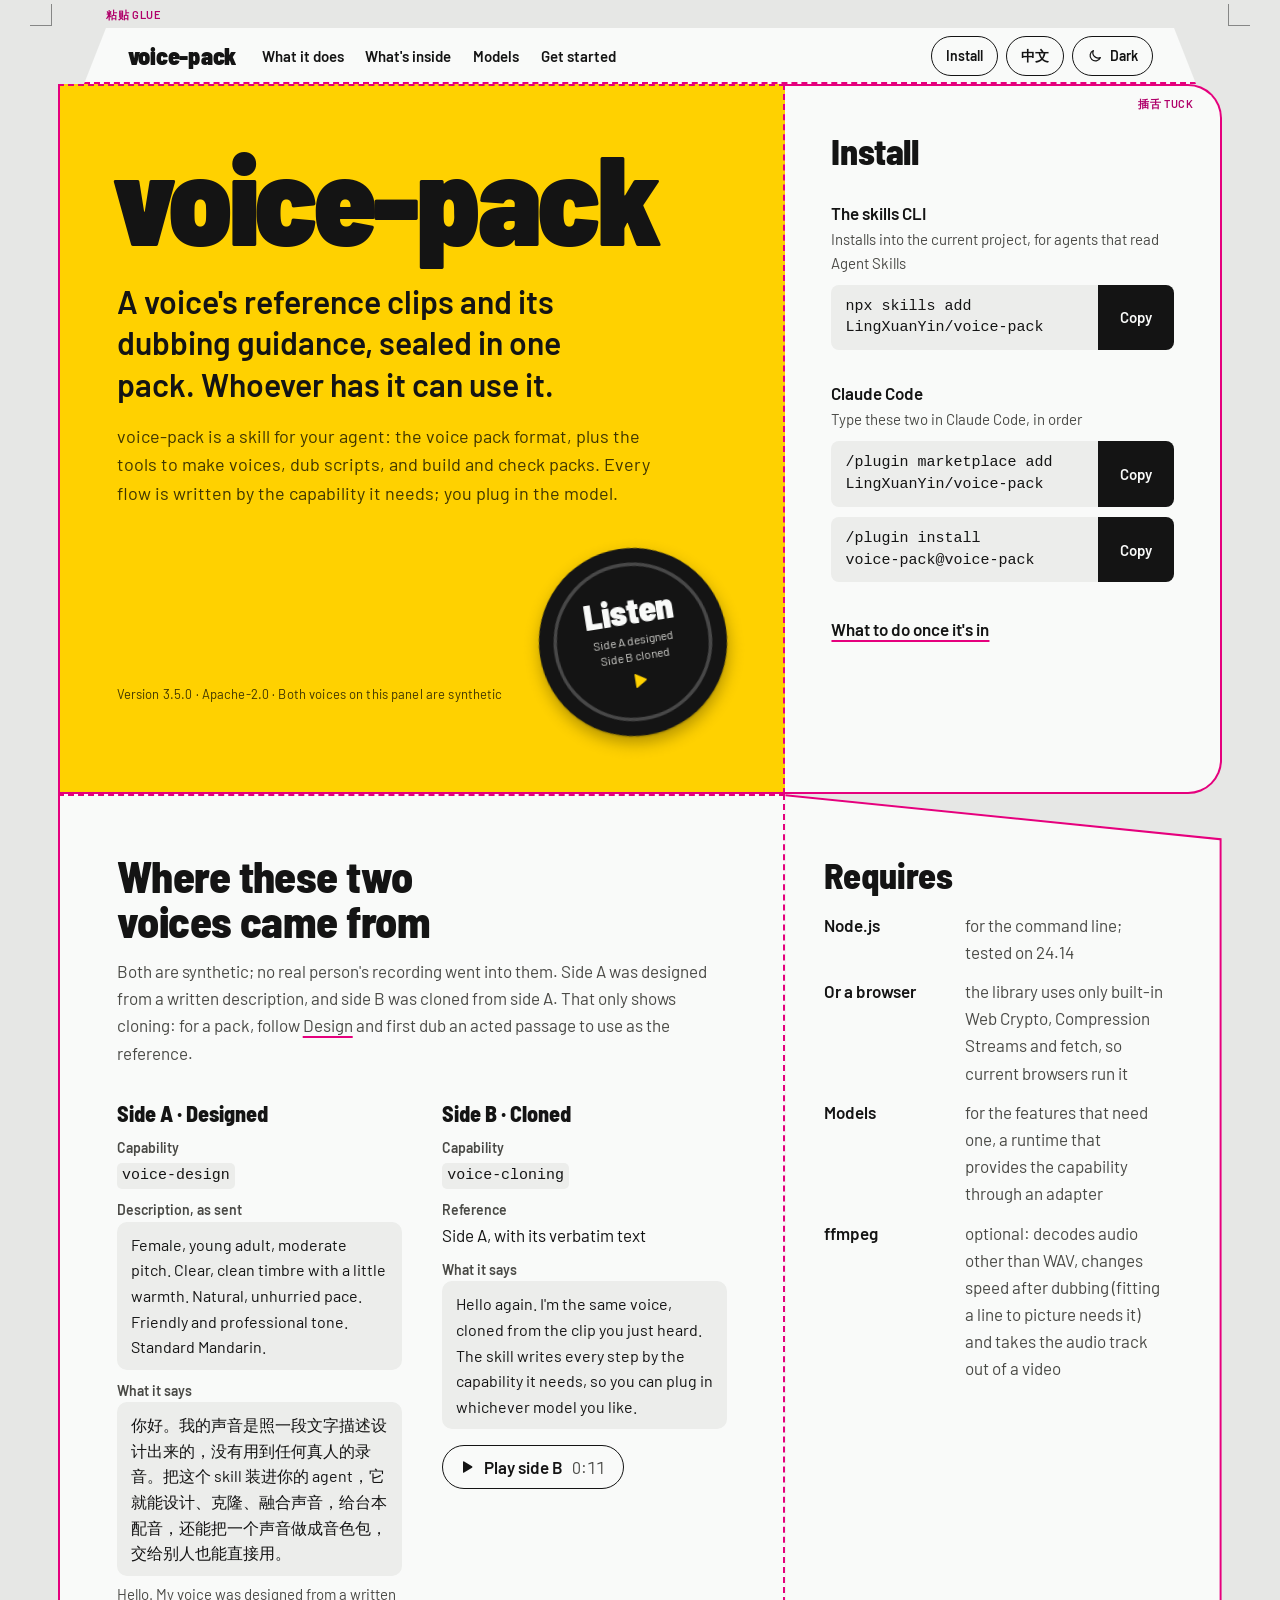
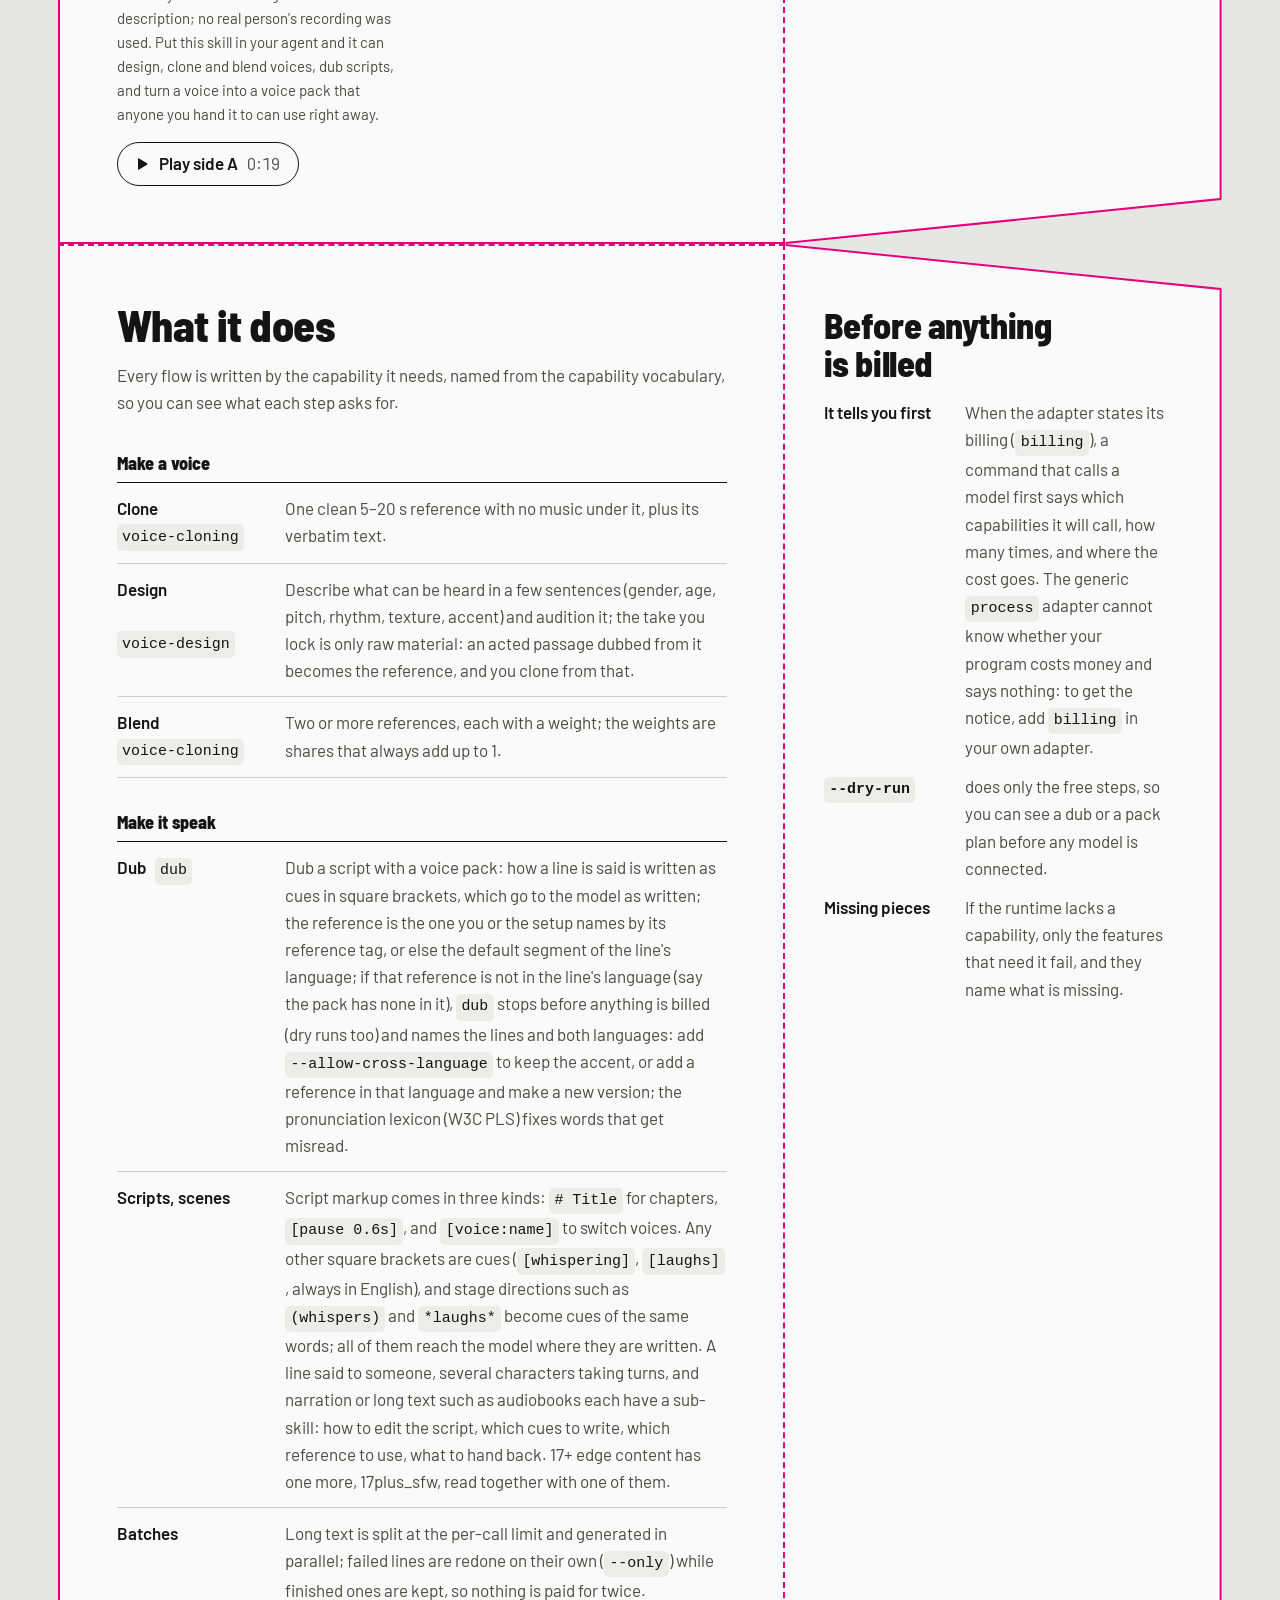
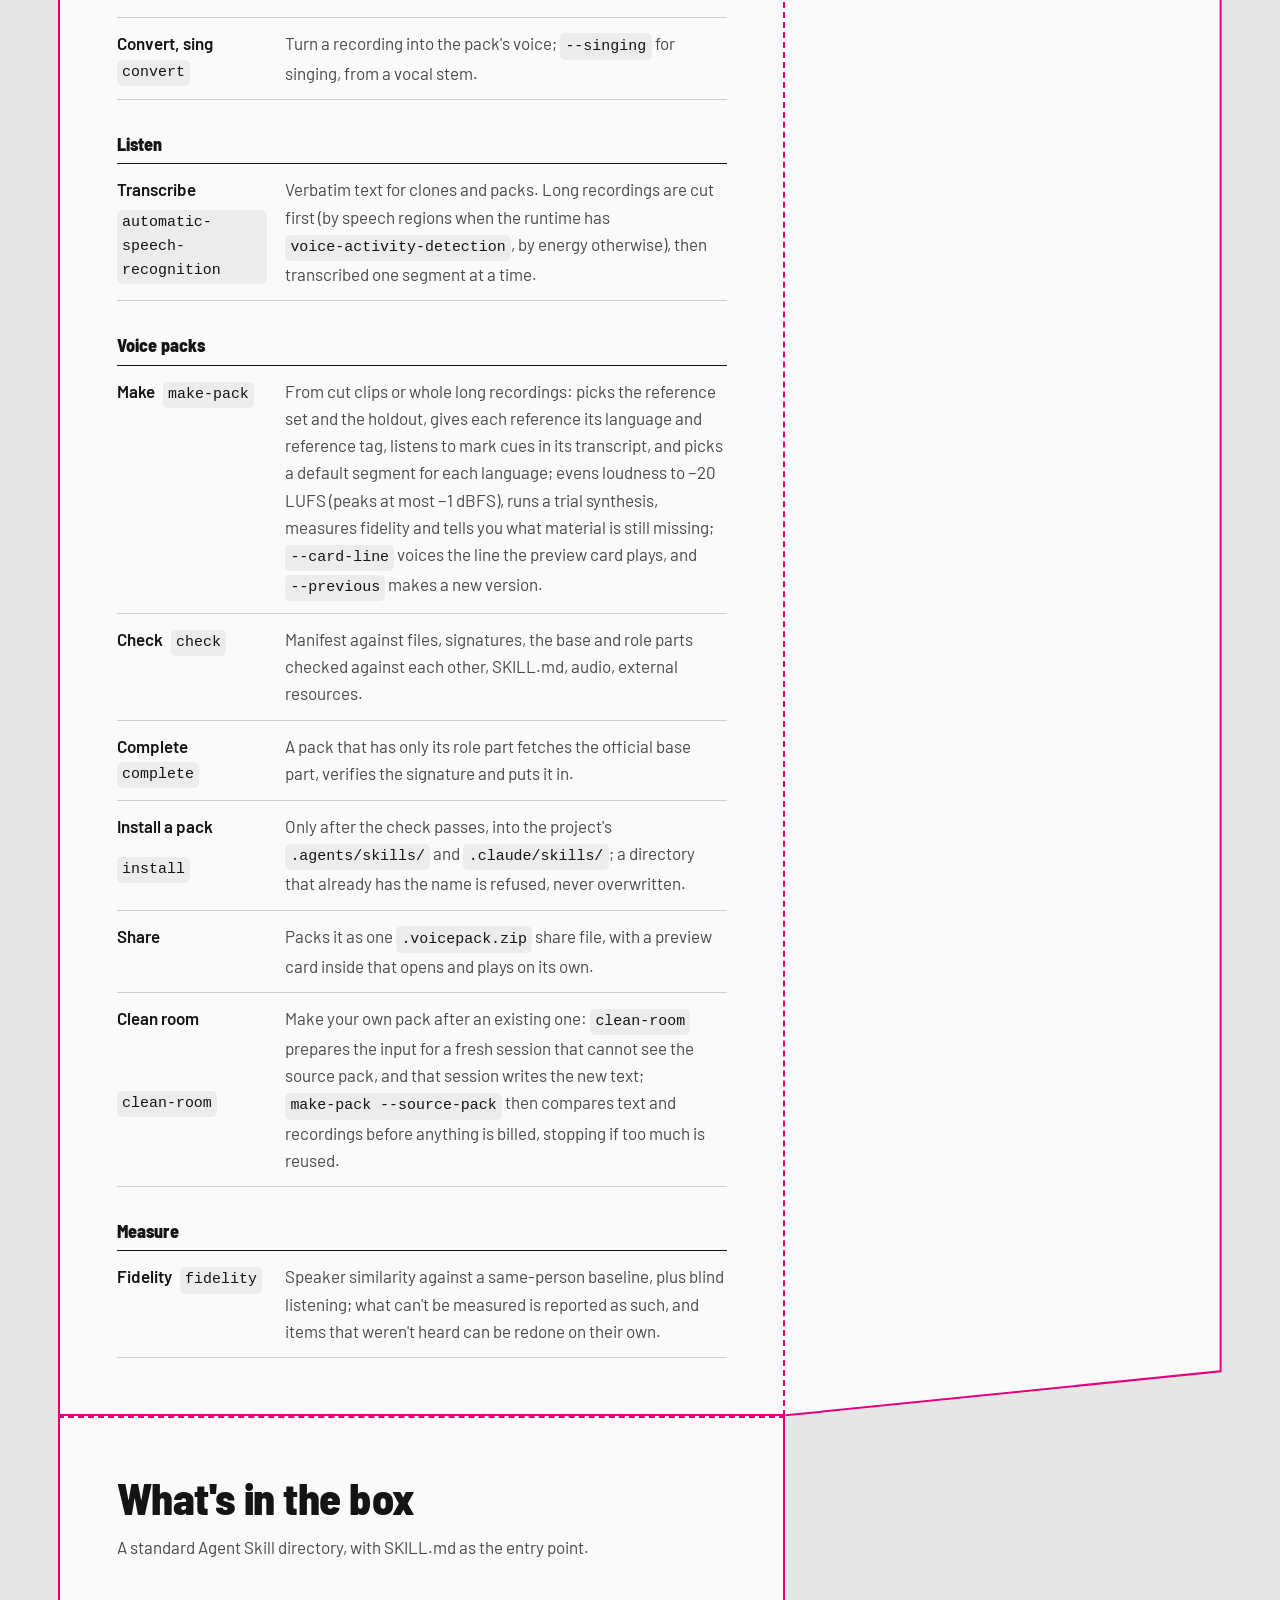
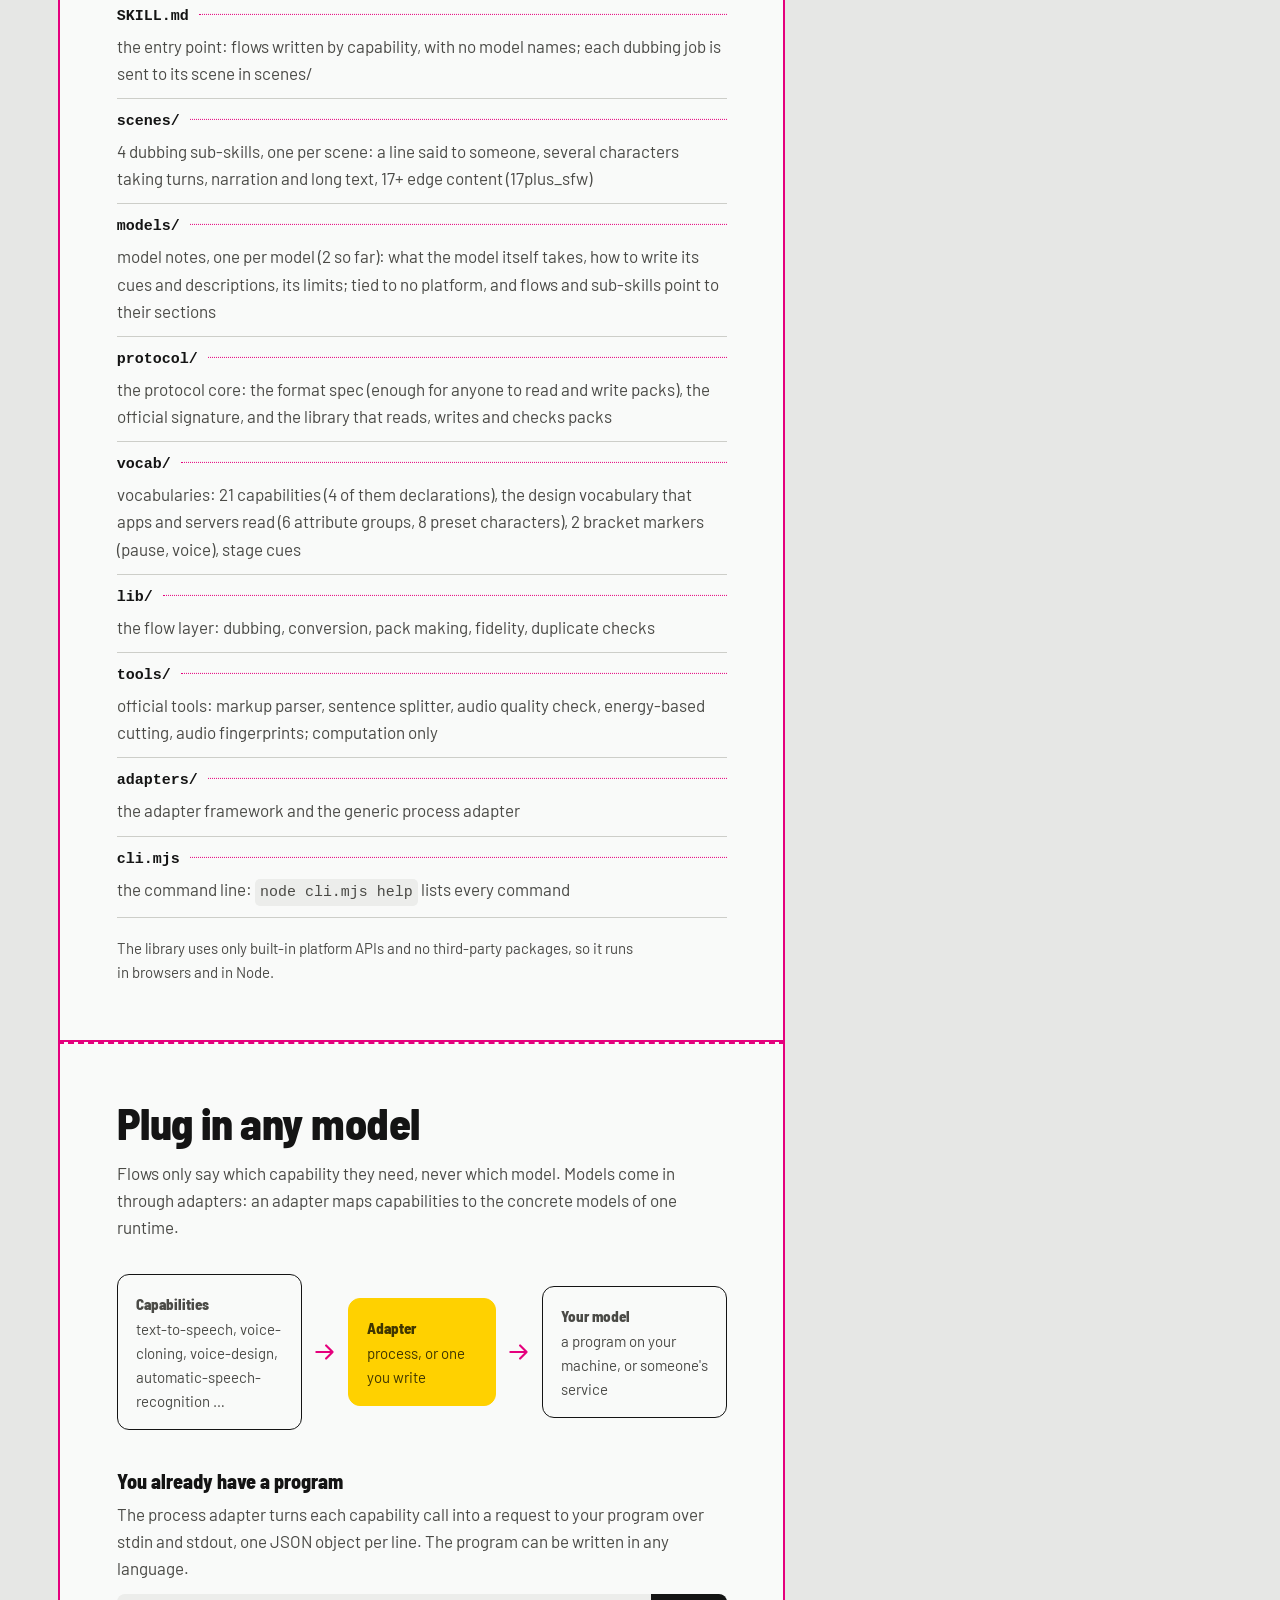
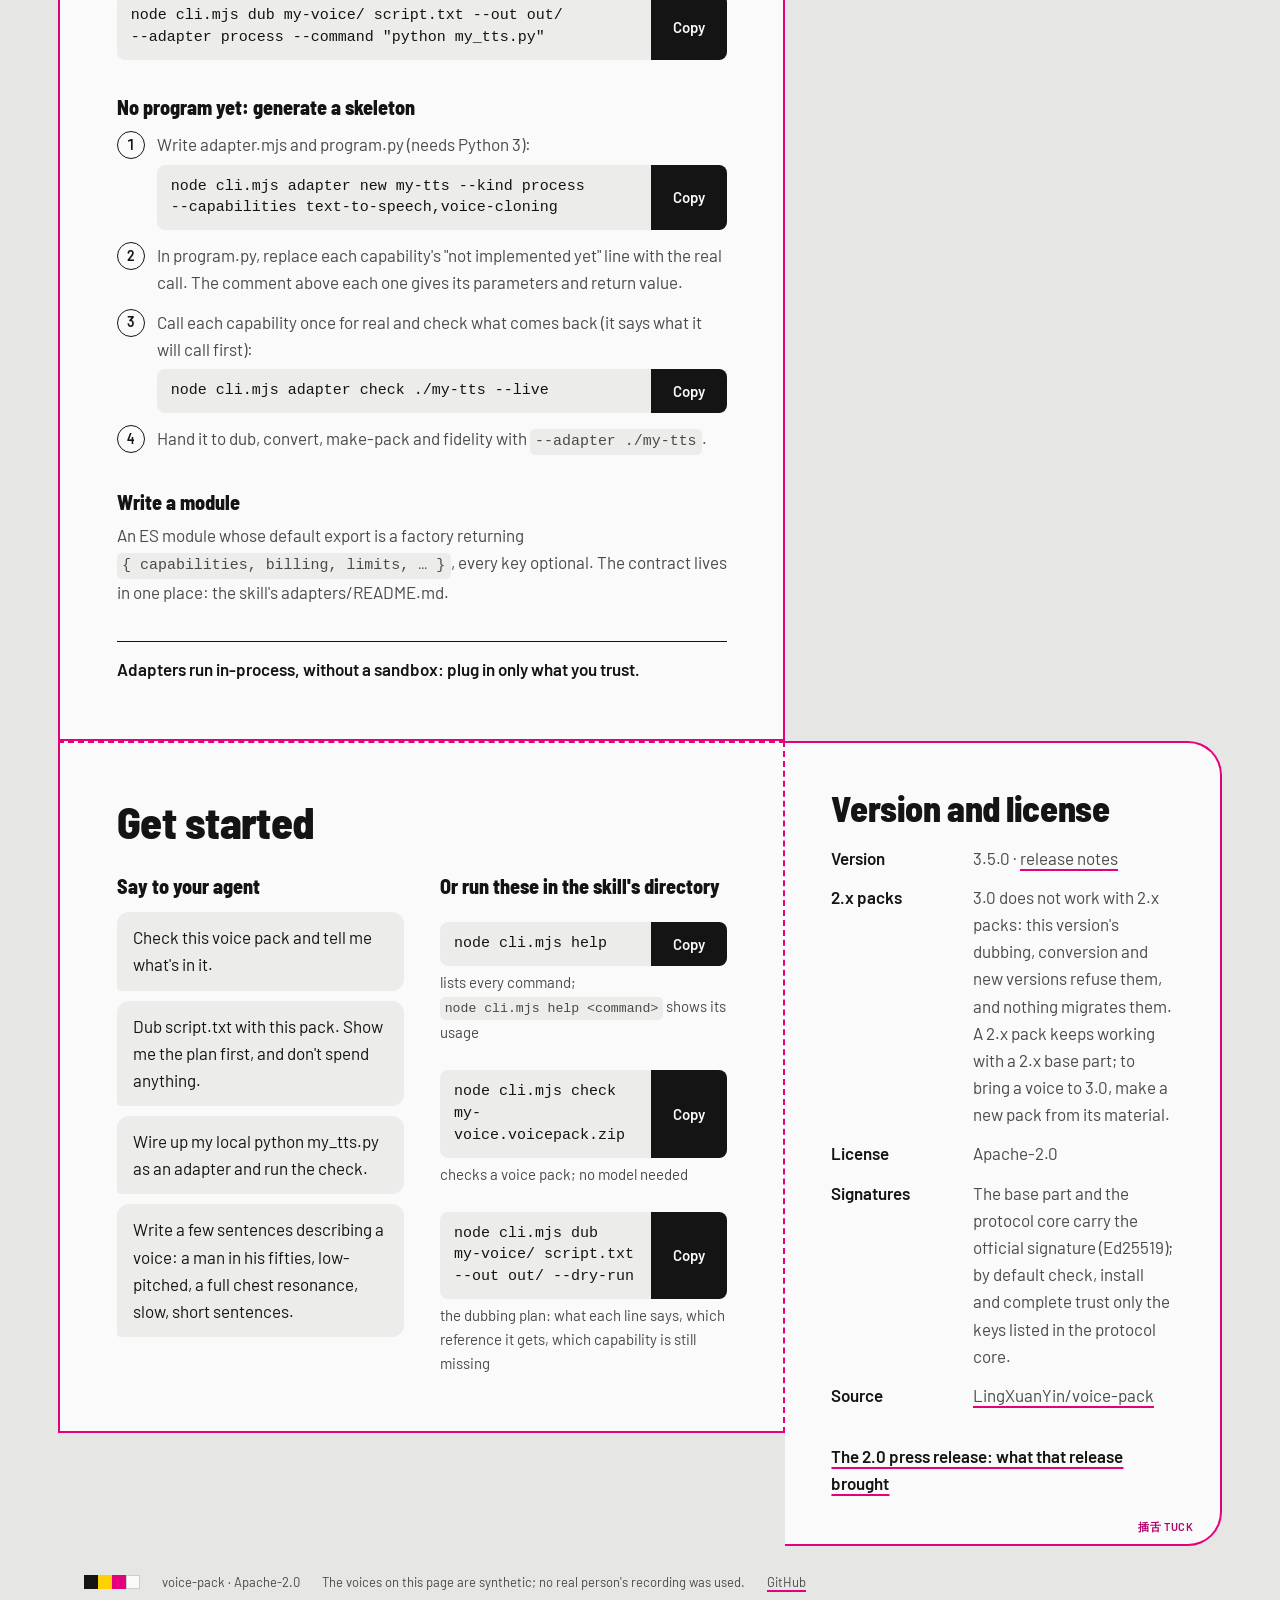
<file: index.html>
<!doctype html>
<html lang="zh-CN" data-ui="zh" data-title-zh="voice-pack：给 agent 用的音色包 skill" data-title-en="voice-pack: the voice pack skill for your agent">
<head>
<meta charset="utf-8">
<meta name="viewport" content="width=device-width, initial-scale=1">
<title>voice-pack：给 agent 用的音色包 skill</title>
<meta name="description" content="voice-pack 是给 agent 用的 skill：音色包的格式和工具。一个声音的参考集和配音指引装成一个包，谁拿到都能用。The voice pack skill for agents: a voice's references and dubbing guidance in one pack anyone can use.">
<meta name="theme-color" content="#E6E7E5">
<link rel="canonical" href="https://lingxuanyin.github.io/voice-pack/">
<link rel="icon" href="assets/icon.svg" type="image/svg+xml">
<meta property="og:type" content="website">
<meta property="og:site_name" content="voice-pack">
<meta property="og:title" content="voice-pack：给 agent 用的音色包 skill">
<meta property="og:description" content="一个声音的参考集和配音指引装成一个包，谁拿到都能用。流程按所需能力写，模型由你接。">
<meta property="og:url" content="https://lingxuanyin.github.io/voice-pack/">
<meta property="og:image" content="https://lingxuanyin.github.io/voice-pack/assets/share-home.png">
<meta property="og:image:width" content="1200">
<meta property="og:image:height" content="630">
<meta property="og:image:alt" content="voice-pack：一个声音的参考集和配音指引，装成一个包。谁拿到，都能用。装上：npx skills add LingXuanYin/voice-pack">
<meta name="twitter:card" content="summary_large_image">
<meta name="twitter:image" content="https://lingxuanyin.github.io/voice-pack/assets/share-home.png">
<link rel="stylesheet" href="assets/site.css">
<script src="assets/boot.js"></script>
<script src="assets/site.js" defer></script>
</head>
<body>
<a class="skip" href="#main"><span data-l="zh">跳到正文</span><span data-l="en">Skip to content</span></a>
<div class="sheet">
  <span class="crop crop--tl" aria-hidden="true"></span><span class="crop crop--tr" aria-hidden="true"></span>

  <span class="die-label die-label--glue" aria-hidden="true">粘贴 GLUE</span>
  <header class="glue">
    <a class="wordmark" href="./">voice-pack</a>
    <nav class="nav" aria-label="页面" data-label-zh="页面" data-label-en="Page">
      <a href="#does"><span data-l="zh">能做什么</span><span data-l="en">What it does</span></a>
      <a href="#inside"><span data-l="zh">盒子里有什么</span><span data-l="en">What's inside</span></a>
      <a href="#models"><span data-l="zh">接模型</span><span data-l="en">Models</span></a>
      <a href="#start"><span data-l="zh">开始</span><span data-l="en">Get started</span></a>
    </nav>
    <div class="tools">
      <a class="pill pill--short" href="#install"><span data-l="zh">装上</span><span data-l="en">Install</span></a>
      <button class="pill" type="button" data-set-lang="en" data-l="zh" lang="en">English</button>
      <button class="pill" type="button" data-set-lang="zh" data-l="en" lang="zh-CN">中文</button>
      <button class="pill" type="button" data-theme-toggle aria-pressed="false">
        <svg viewBox="0 0 24 24" fill="none" stroke="currentColor" stroke-width="1.8" stroke-linecap="round" stroke-linejoin="round" aria-hidden="true" focusable="false"><path d="M20 14.5A8 8 0 0 1 9.5 4a8 8 0 1 0 10.5 10.5z"/></svg>
        <span data-l="zh">深色</span><span data-l="en">Dark</span>
      </button>
    </div>
  </header>

  <main id="main" class="box">

    <section class="face face--front face--flapped" id="front" aria-labelledby="name">
      <h1 class="name" id="name">voice-pack</h1>
      <p class="hook"><span data-l="zh">一个声音的参考集和配音指引，装成一个包。谁拿到，都能用。</span><span data-l="en">A voice's reference clips and its dubbing guidance, sealed in one pack. Whoever has it can use it.</span></p>
      <p class="sub"><span data-l="zh">voice-pack 是给 agent 用的 skill：音色包的格式，和造声音、配音、做包、验包的一整套工具。流程按所需能力写，模型由你接。</span><span data-l="en">voice-pack is a skill for your agent: the voice pack format, plus the tools to make voices, dub scripts, and build and check packs. Every flow is written by the capability it needs; you plug in the model.</span></p>
      <div class="front-foot">
        <div>
          <p class="print"><span data-l="zh">版本 3.5.0 · Apache-2.0 · 这一面的两段声音都是合成的</span><span data-l="en">Version 3.5.0 · Apache-2.0 · Both voices on this panel are synthetic</span></p>
          <p class="player-status" data-player-status aria-live="polite"></p>
        </div>
        <div class="sticker" data-sticker data-state="idle" data-side="a">
          <button type="button" class="sticker__button" aria-pressed="false" aria-label="播放这两段合成的声音：A 面设计出来的，B 面克隆的" data-label-zh="播放这两段合成的声音：A 面设计出来的，B 面克隆的" data-label-en="Play the two synthetic voices: side A designed, side B cloned">
            <span class="sticker__disc" aria-hidden="true">
              <span class="sticker__face sticker__face--a">
                <span class="sticker__title"><span data-l="zh">听一听</span><span data-l="en">Listen</span></span>
                <span class="sticker__note"><span data-l="zh">A 面 设计<br>B 面 克隆</span><span data-l="en">Side A designed<br>Side B cloned</span></span>
                <svg class="sticker__icon sticker__icon--play" viewBox="0 0 24 24" fill="currentColor"><path d="M8 5.5v13a1 1 0 0 0 1.5.86l10.5-6.5a1 1 0 0 0 0-1.72L9.5 4.64A1 1 0 0 0 8 5.5z"/></svg>
                <svg class="sticker__icon sticker__icon--pause" viewBox="0 0 24 24" fill="currentColor"><rect x="6" y="5" width="4.2" height="14" rx="1"/><rect x="13.8" y="5" width="4.2" height="14" rx="1"/></svg>
              </span>
              <span class="sticker__face sticker__face--b">
                <span class="sticker__title"><span data-l="zh">B 面</span><span data-l="en">Side B</span></span>
                <span class="sticker__note"><span data-l="zh">拿 A 面克隆的</span><span data-l="en">cloned from side A</span></span>
                <svg class="sticker__icon sticker__icon--play" viewBox="0 0 24 24" fill="currentColor"><path d="M8 5.5v13a1 1 0 0 0 1.5.86l10.5-6.5a1 1 0 0 0 0-1.72L9.5 4.64A1 1 0 0 0 8 5.5z"/></svg>
                <svg class="sticker__icon sticker__icon--pause" viewBox="0 0 24 24" fill="currentColor"><rect x="6" y="5" width="4.2" height="14" rx="1"/><rect x="13.8" y="5" width="4.2" height="14" rx="1"/></svg>
              </span>
            </span>
            <svg class="sticker__ring" viewBox="0 0 100 100" aria-hidden="true" focusable="false"><circle class="track" cx="50" cy="50" r="48" pathLength="100"/><circle class="done" cx="50" cy="50" r="48" pathLength="100"/></svg>
          </button>
        </div>
      </div>
    </section>

    <aside class="flap flap--tuck" id="install" aria-labelledby="install-title">
      <span class="die-label" aria-hidden="true">插舌 TUCK</span>
      <h2 id="install-title"><span data-l="zh">装上</span><span data-l="en">Install</span></h2>
      <div class="route">
        <p class="route__name"><span data-l="zh">skills 命令行</span><span data-l="en">The skills CLI</span></p>
        <p class="route__hint"><span data-l="zh">装进当前项目，给读 Agent Skill 的 agent 用</span><span data-l="en">Installs into the current project, for agents that read Agent Skills</span></p>
        <div class="cmd"><code id="cmd-skills">npx skills add <span class="w">LingXuanYin/voice-pack</span></code><button class="copy" type="button" data-copy="npx skills add LingXuanYin/voice-pack" aria-describedby="cmd-skills"><span class="copy__idle"><span data-l="zh">复制</span><span data-l="en">Copy</span></span><span class="copy__done"><span data-l="zh">已复制</span><span data-l="en">Copied</span></span><span class="copy__failed"><span data-l="zh">没复制上</span><span data-l="en">Not copied</span></span></button></div>
      </div>
      <div class="route">
        <p class="route__name">Claude Code</p>
        <p class="route__hint"><span data-l="zh">在 Claude Code 里依次输入这两条</span><span data-l="en">Type these two in Claude Code, in order</span></p>
        <div class="cmd"><code id="cmd-market"><span class="w">/plugin</span> marketplace add <span class="w">LingXuanYin/voice-pack</span></code><button class="copy" type="button" data-copy="/plugin marketplace add LingXuanYin/voice-pack" aria-describedby="cmd-market"><span class="copy__idle"><span data-l="zh">复制</span><span data-l="en">Copy</span></span><span class="copy__done"><span data-l="zh">已复制</span><span data-l="en">Copied</span></span><span class="copy__failed"><span data-l="zh">没复制上</span><span data-l="en">Not copied</span></span></button></div>
        <div class="cmd"><code id="cmd-plugin"><span class="w">/plugin</span> install <span class="w">voice-pack@voice-pack</span></code><button class="copy" type="button" data-copy="/plugin install voice-pack@voice-pack" aria-describedby="cmd-plugin"><span class="copy__idle"><span data-l="zh">复制</span><span data-l="en">Copy</span></span><span class="copy__done"><span data-l="zh">已复制</span><span data-l="en">Copied</span></span><span class="copy__failed"><span data-l="zh">没复制上</span><span data-l="en">Not copied</span></span></button></div>
      </div>
      <p class="after"><a href="#start"><span data-l="zh">装好以后怎么开始</span><span data-l="en">What to do once it's in</span></a></p>
    </aside>

    <section class="face face--flapped" id="voices" aria-labelledby="voices-title">
      <h2 id="voices-title"><span data-l="zh">这两段声音是怎么来的</span><span data-l="en">Where these two voices came from</span></h2>
      <p class="lede"><span data-l="zh">都是合成的，没有用到任何真人的录音。A 面照一段文字描述设计出来，B 面拿 A 面当参考克隆：这里只演示克隆，做包要照<a href="#does">「设计」</a>那一条，先配一段带表演的话当参考。</span><span data-l="en">Both are synthetic; no real person's recording went into them. Side A was designed from a written description, and side B was cloned from side A. That only shows cloning: for a pack, follow <a href="#does">Design</a> and first dub an acted passage to use as the reference.</span></p>
      <div class="sides">
        <div class="side">
          <h3><span data-l="zh">A 面 · 设计</span><span data-l="en">Side A · Designed</span></h3>
          <dl>
            <div><dt><span data-l="zh">所需能力</span><span data-l="en">Capability</span></dt><dd><code>voice-design</code></dd></div>
            <div><dt><span data-l="zh">描述（原文）</span><span data-l="en">Description, as sent</span></dt><dd><blockquote lang="en">Female, young adult, moderate pitch. Clear, clean timbre with a little warmth. Natural, unhurried pace. Friendly and professional tone. Standard Mandarin.</blockquote></dd></div>
            <div><dt><span data-l="zh">念的是</span><span data-l="en">What it says</span></dt><dd><blockquote lang="zh-CN">你好。我的声音是照一段文字描述设计出来的，没有用到任何真人的录音。把这个 skill 装进你的 agent，它就能设计、克隆、融合声音，给台本配音，还能把一个声音做成音色包，交给别人也能直接用。</blockquote><p class="translation" data-l="en">Hello. My voice was designed from a written description; no real person's recording was used. Put this skill in your agent and it can design, clone and blend voices, dub scripts, and turn a voice into a voice pack that anyone you hand it to can use right away.</p></dd></div>
          </dl>
          <button class="play" type="button" data-play="a" aria-pressed="false">
            <svg class="play__icon play__icon--play" viewBox="0 0 24 24" fill="currentColor" aria-hidden="true" focusable="false"><path d="M8 5.5v13a1 1 0 0 0 1.5.86l10.5-6.5a1 1 0 0 0 0-1.72L9.5 4.64A1 1 0 0 0 8 5.5z"/></svg><svg class="play__icon play__icon--pause" viewBox="0 0 24 24" fill="currentColor" aria-hidden="true" focusable="false"><rect x="6" y="5" width="4.2" height="14" rx="1"/><rect x="13.8" y="5" width="4.2" height="14" rx="1"/></svg>
            <span><span data-l="zh">放 A 面</span><span data-l="en">Play side A</span></span> <span class="len">0:19</span>
          </button>
        </div>
        <div class="side">
          <h3><span data-l="zh">B 面 · 克隆</span><span data-l="en">Side B · Cloned</span></h3>
          <dl>
            <div><dt><span data-l="zh">所需能力</span><span data-l="en">Capability</span></dt><dd><code>voice-cloning</code></dd></div>
            <div><dt><span data-l="zh">参考</span><span data-l="en">Reference</span></dt><dd><span data-l="zh">A 面这一段，和它的逐字文本</span><span data-l="en">Side A, with its verbatim text</span></dd></div>
            <div><dt><span data-l="zh">念的是</span><span data-l="en">What it says</span></dt><dd><blockquote lang="en">Hello again. I'm the same voice, cloned from the clip you just heard. The skill writes every step by the capability it needs, so you can plug in whichever model you like.</blockquote><p class="translation" data-l="zh">又见面了。我还是这个声音，从你刚才听到的那段克隆出来。这个 skill 的每一步都按所需能力写，你想接哪个模型都行。</p></dd></div>
          </dl>
          <button class="play" type="button" data-play="b" aria-pressed="false">
            <svg class="play__icon play__icon--play" viewBox="0 0 24 24" fill="currentColor" aria-hidden="true" focusable="false"><path d="M8 5.5v13a1 1 0 0 0 1.5.86l10.5-6.5a1 1 0 0 0 0-1.72L9.5 4.64A1 1 0 0 0 8 5.5z"/></svg><svg class="play__icon play__icon--pause" viewBox="0 0 24 24" fill="currentColor" aria-hidden="true" focusable="false"><rect x="6" y="5" width="4.2" height="14" rx="1"/><rect x="13.8" y="5" width="4.2" height="14" rx="1"/></svg>
            <span><span data-l="zh">放 B 面</span><span data-l="en">Play side B</span></span> <span class="len">0:11</span>
          </button>
        </div>
      </div>
      <audio id="clip-a" preload="none" src="assets/audio/designed.mp3" data-seconds="19.48"></audio>
      <audio id="clip-b" preload="none" src="assets/audio/cloned.mp3" data-seconds="11.28"></audio>
    </section>

    <aside class="flap flap--dust" id="requires" aria-labelledby="requires-title">
      <div class="flap__body">
      <h2 id="requires-title"><span data-l="zh">需要</span><span data-l="en">Requires</span></h2>
      <dl class="facts">
        <div><dt>Node.js</dt><dd><span data-l="zh">命令行用；在 24.14 上测过</span><span data-l="en">for the command line; tested on 24.14</span></dd></div>
        <div><dt><span data-l="zh">或者浏览器</span><span data-l="en">Or a browser</span></dt><dd><span data-l="zh">库只用平台自带的 Web Crypto、Compression Streams 和 fetch，当前的浏览器都能跑</span><span data-l="en">the library uses only built-in Web Crypto, Compression Streams and fetch, so current browsers run it</span></dd></div>
        <div><dt><span data-l="zh">模型</span><span data-l="en">Models</span></dt><dd><span data-l="zh">要用模型的功能，运行环境经适配器提供对应的所需能力</span><span data-l="en">for the features that need one, a runtime that provides the capability through an adapter</span></dd></div>
        <div><dt>ffmpeg</dt><dd><span data-l="zh">可选：解码 WAV 以外的音频，配好以后变速（对画面的一句靠它对上时长），从视频里取音轨</span><span data-l="en">optional: decodes audio other than WAV, changes speed after dubbing (fitting a line to picture needs it) and takes the audio track out of a video</span></dd></div>
      </dl>
      </div>
    </aside>

    <section class="face face--flapped" id="does" aria-labelledby="does-title">
      <h2 id="does-title"><span data-l="zh">能做什么</span><span data-l="en">What it does</span></h2>
      <p class="lede"><span data-l="zh">流程都按所需能力写，名字取自能力词表：哪一步要什么能力，一眼看得出来。</span><span data-l="en">Every flow is written by the capability it needs, named from the capability vocabulary, so you can see what each step asks for.</span></p>
      <div class="groups">
        <div class="group">
          <h3><span data-l="zh">造声音</span><span data-l="en">Make a voice</span></h3>
          <dl>
            <div><dt><span data-l="zh">克隆</span><span data-l="en">Clone</span><code>voice-cloning</code></dt><dd><span data-l="zh">一段 5–20 秒、不带伴奏的干净参考，加它的逐字文本。</span><span data-l="en">One clean 5–20 s reference with no music under it, plus its verbatim text.</span></dd></div>
            <div><dt><span data-l="zh">设计</span><span data-l="en">Design</span><code>voice-design</code></dt><dd><span data-l="zh">把听得出来的特点（性别、岁数、音高、节奏、音色的质感、口音）写成几句描述，合成试听；满意的锁定，只当原料：照它配一段带表演的话当参考，之后照这段参考克隆。</span><span data-l="en">Describe what can be heard in a few sentences (gender, age, pitch, rhythm, texture, accent) and audition it; the take you lock is only raw material: an acted passage dubbed from it becomes the reference, and you clone from that.</span></dd></div>
            <div><dt><span data-l="zh">融合</span><span data-l="en">Blend</span><code>voice-cloning</code></dt><dd><span data-l="zh">两段以上参考，各带权重；权重是加起来始终为 1 的份额。</span><span data-l="en">Two or more references, each with a weight; the weights are shares that always add up to 1.</span></dd></div>
          </dl>
        </div>
        <div class="group">
          <h3><span data-l="zh">让它说话</span><span data-l="en">Make it speak</span></h3>
          <dl>
            <div><dt><span data-l="zh">配音</span><span data-l="en">Dub</span><code>dub</code></dt><dd><span data-l="zh">用音色包给台本配音：一句怎么说，写成方括号里的提示，原样交给模型；用哪段参考，由你或设定按音色基底标签点名，没点名就用这句语言的默认段；用到的参考不是这句的语言（比如包里没有这种语言的参考），配音在花钱之前停下（试运行也停），说明是哪几句、参考和台词各是什么语言：要口音就加 <code>--allow-cross-language</code>，不要就给包补一段这种语言的参考，再发新版本；读音词表（W3C PLS）换掉容易读错的词。</span><span data-l="en">Dub a script with a voice pack: how a line is said is written as cues in square brackets, which go to the model as written; the reference is the one you or the setup names by its reference tag, or else the default segment of the line's language; if that reference is not in the line's language (say the pack has none in it), <code>dub</code> stops before anything is billed (dry runs too) and names the lines and both languages: add <code>--allow-cross-language</code> to keep the accent, or add a reference in that language and make a new version; the pronunciation lexicon (W3C PLS) fixes words that get misread.</span></dd></div>
            <div><dt><span data-l="zh">台本和场景</span><span data-l="en">Scripts, scenes</span></dt><dd><span data-l="zh">台本标记只有三种：<code># 标题</code> 分章，<code>[pause 0.6s]</code> 停顿，<code>[voice:名字]</code> 换声音；别的方括号是提示（<code>[whispering]</code>、<code>[laughs]</code>，一律写英文），舞台说明 <code>（耳语）</code>、<code>*笑*</code> 换成同样字的提示，都留在原位交给模型。对话里的一句、几个角色轮流说的一场戏、旁白和有声书这类长文，各有一份子 skill：台本怎么改，提示怎么写，用哪段参考，配完交回什么。17+ 擦边内容另有一份 17plus_sfw，和其中一份一起读。</span><span data-l="en">Script markup comes in three kinds: <code># Title</code> for chapters, <code>[pause 0.6s]</code>, and <code>[voice:name]</code> to switch voices. Any other square brackets are cues (<code>[whispering]</code>, <code>[laughs]</code>, always in English), and stage directions such as <code>(whispers)</code> and <code>*laughs*</code> become cues of the same words; all of them reach the model where they are written. A line said to someone, several characters taking turns, and narration or long text such as audiobooks each have a sub-skill: how to edit the script, which cues to write, which reference to use, what to hand back. 17+ edge content has one more, 17plus_sfw, read together with one of them.</span></dd></div>
            <div><dt><span data-l="zh">批量</span><span data-l="en">Batches</span></dt><dd><span data-l="zh">长文本按单次的字数上限切开、并发生成；失败的句子单独重做（<code>--only</code>），做好的原样沿用，不重复付费。</span><span data-l="en">Long text is split at the per-call limit and generated in parallel; failed lines are redone on their own (<code>--only</code>) while finished ones are kept, so nothing is paid for twice.</span></dd></div>
            <div><dt><span data-l="zh">变声和唱歌</span><span data-l="en">Convert, sing</span><code>convert</code></dt><dd><span data-l="zh">把一段音频换成音色包的声音；<code>--singing</code> 是唱歌，输入是人声分轨。</span><span data-l="en">Turn a recording into the pack's voice; <code>--singing</code> for singing, from a vocal stem.</span></dd></div>
          </dl>
        </div>
        <div class="group">
          <h3><span data-l="zh">听</span><span data-l="en">Listen</span></h3>
          <dl>
            <div><dt><span data-l="zh">转写</span><span data-l="en">Transcribe</span><code>automatic-speech-recognition</code></dt><dd><span data-l="zh">给克隆和做包补逐字文本。长录音先切段（运行环境有 <code>voice-activity-detection</code> 就按说话区间切，没有就按能量切），再一段一段地转写。</span><span data-l="en">Verbatim text for clones and packs. Long recordings are cut first (by speech regions when the runtime has <code>voice-activity-detection</code>, by energy otherwise), then transcribed one segment at a time.</span></dd></div>
          </dl>
        </div>
        <div class="group">
          <h3><span data-l="zh">音色包</span><span data-l="en">Voice packs</span></h3>
          <dl>
            <div><dt><span data-l="zh">做包</span><span data-l="en">Make</span><code>make-pack</code></dt><dd><span data-l="zh">读切好的片段或整段长录音：挑参考集和留出录音，每段参考记下语言和音色基底标签，听着在逐字稿里标上提示，每种语言挑一段默认段；响度统一到 −20 LUFS（峰值不超过 −1 dBFS），试合成，量还原度，告诉你还缺什么素材；<code>--card-line</code> 配好卡片试听那一句，<code>--previous</code> 发新版本。</span><span data-l="en">From cut clips or whole long recordings: picks the reference set and the holdout, gives each reference its language and reference tag, listens to mark cues in its transcript, and picks a default segment for each language; evens loudness to −20 LUFS (peaks at most −1 dBFS), runs a trial synthesis, measures fidelity and tells you what material is still missing; <code>--card-line</code> voices the line the preview card plays, and <code>--previous</code> makes a new version.</span></dd></div>
            <div><dt><span data-l="zh">检查</span><span data-l="en">Check</span><code>check</code></dt><dd><span data-l="zh">清单对得上文件，签名，基础部分和角色部分互相校验，SKILL.md、音频、外部资源。</span><span data-l="en">Manifest against files, signatures, the base and role parts checked against each other, SKILL.md, audio, external resources.</span></dd></div>
            <div><dt><span data-l="zh">补全</span><span data-l="en">Complete</span><code>complete</code></dt><dd><span data-l="zh">只有角色部分的包，取回官方的基础部分，验过签再放进包里。</span><span data-l="en">A pack that has only its role part fetches the official base part, verifies the signature and puts it in.</span></dd></div>
            <div><dt><span data-l="zh">放进环境</span><span data-l="en">Install a pack</span><code>install</code></dt><dd><span data-l="zh">检查通过才放进项目的 <code>.agents/skills/</code> 和 <code>.claude/skills/</code>；已有同名目录就拒绝，不覆盖。</span><span data-l="en">Only after the check passes, into the project's <code>.agents/skills/</code> and <code>.claude/skills/</code>; a directory that already has the name is refused, never overwritten.</span></dd></div>
            <div><dt><span data-l="zh">分享</span><span data-l="en">Share</span></dt><dd><span data-l="zh">打成一个 <code>.voicepack.zip</code> 分享文件，里面带一张自己就能打开、能试听的预览卡片。</span><span data-l="en">Packs it as one <code>.voicepack.zip</code> share file, with a preview card inside that opens and plays on its own.</span></dd></div>
            <div><dt><span data-l="zh">净室和查重</span><span data-l="en">Clean room</span><code>clean-room</code></dt><dd><span data-l="zh">照一个已有的包做你自己的：<code>clean-room</code> 给一个看不到来源包的新会话准备输入，新包的文字由它写；做包时给 <code>make-pack --source-pack</code>，在花钱之前比对文字和录音，重合太多就停下。</span><span data-l="en">Make your own pack after an existing one: <code>clean-room</code> prepares the input for a fresh session that cannot see the source pack, and that session writes the new text; <code>make-pack --source-pack</code> then compares text and recordings before anything is billed, stopping if too much is reused.</span></dd></div>
          </dl>
        </div>
        <div class="group">
          <h3><span data-l="zh">量</span><span data-l="en">Measure</span></h3>
          <dl>
            <div><dt><span data-l="zh">还原度</span><span data-l="en">Fidelity</span><code>fidelity</code></dt><dd><span data-l="zh">说话人相似度跟真人基线的比值，加盲听；量不了的写明量不了，没听成的可以只补做那几条。</span><span data-l="en">Speaker similarity against a same-person baseline, plus blind listening; what can't be measured is reported as such, and items that weren't heard can be redone on their own.</span></dd></div>
          </dl>
        </div>
      </div>
    </section>

    <aside class="flap flap--dust" id="spend" aria-labelledby="spend-title">
      <div class="flap__body">
      <h2 id="spend-title"><span data-l="zh">花钱之前</span><span data-l="en">Before anything is billed</span></h2>
      <dl class="facts">
        <div><dt><span data-l="zh">先说清楚</span><span data-l="en">It tells you first</span></dt><dd><span data-l="zh">适配器写了费用说明（<code>billing</code>）的，要调模型的命令开始之前说明要调哪几项能力、各几次，费用记在哪里。通用的 <code>process</code> 适配器不知道你的程序花不花钱，不说这一句：要的话，在自己的适配器里加上 <code>billing</code>。</span><span data-l="en">When the adapter states its billing (<code>billing</code>), a command that calls a model first says which capabilities it will call, how many times, and where the cost goes. The generic <code>process</code> adapter cannot know whether your program costs money and says nothing: to get the notice, add <code>billing</code> in your own adapter.</span></dd></div>
        <div><dt><code>--dry-run</code></dt><dd><span data-l="zh">只做不花钱的几步：不接模型，也能先看配音和做包的规划。</span><span data-l="en">does only the free steps, so you can see a dub or a pack plan before any model is connected.</span></dd></div>
        <div><dt><span data-l="zh">缺能力</span><span data-l="en">Missing pieces</span></dt><dd><span data-l="zh">运行环境缺某项能力，只有用到它的功能报错，并点名缺的是哪一项。</span><span data-l="en">If the runtime lacks a capability, only the features that need it fail, and they name what is missing.</span></dd></div>
      </dl>
      </div>
    </aside>

    <section class="face" id="inside" aria-labelledby="inside-title">
      <h2 id="inside-title"><span data-l="zh">盒子里有什么</span><span data-l="en">What's in the box</span></h2>
      <p class="lede"><span data-l="zh">一个标准的 Agent Skill 目录，入口是 SKILL.md。</span><span data-l="en">A standard Agent Skill directory, with SKILL.md as the entry point.</span></p>
      <ul class="contents">
        <li><span class="entry">SKILL.md</span><span class="leader" aria-hidden="true"></span><span class="what"><span data-l="zh">入口：流程按所需能力写，不点名模型；配音先按场景指到 scenes/ 里的一份</span><span data-l="en">the entry point: flows written by capability, with no model names; each dubbing job is sent to its scene in scenes/</span></span></li>
        <li><span class="entry">scenes/</span><span class="leader" aria-hidden="true"></span><span class="what"><span data-l="zh">配音的 4 份子 skill，一个场景一份：对话里的一句、几个角色的一场戏、旁白和长文，17+ 擦边内容（17plus_sfw）</span><span data-l="en">4 dubbing sub-skills, one per scene: a line said to someone, several characters taking turns, narration and long text, 17+ edge content (17plus_sfw)</span></span></li>
        <li><span class="entry">models/</span><span class="leader" aria-hidden="true"></span><span class="what"><span data-l="zh">模型说明，一个模型一份（现在 2 份）：模型本身收什么、提示和描述怎么写、上限在哪，不绑平台；流程和子 skill 只指到它的节</span><span data-l="en">model notes, one per model (2 so far): what the model itself takes, how to write its cues and descriptions, its limits; tied to no platform, and flows and sub-skills point to their sections</span></span></li>
        <li><span class="entry">protocol/</span><span class="leader" aria-hidden="true"></span><span class="what"><span data-l="zh">协议核心：格式说明（第三方照着就能读写音色包）、官方签名、读写和检查包的程序</span><span data-l="en">the protocol core: the format spec (enough for anyone to read and write packs), the official signature, and the library that reads, writes and checks packs</span></span></li>
        <li><span class="entry">vocab/</span><span class="leader" aria-hidden="true"></span><span class="what"><span data-l="zh">词表：21 项所需能力（其中 4 项是声明），设计词表（给 app 和服务端读的 6 类属性、8 个预设角色），2 种方括号标记（pause、voice），舞台提示</span><span data-l="en">vocabularies: 21 capabilities (4 of them declarations), the design vocabulary that apps and servers read (6 attribute groups, 8 preset characters), 2 bracket markers (pause, voice), stage cues</span></span></li>
        <li><span class="entry">lib/</span><span class="leader" aria-hidden="true"></span><span class="what"><span data-l="zh">流程层：配音、变声、做包、量还原度、查重</span><span data-l="en">the flow layer: dubbing, conversion, pack making, fidelity, duplicate checks</span></span></li>
        <li><span class="entry">tools/</span><span class="leader" aria-hidden="true"></span><span class="what"><span data-l="zh">官方小工具：台本标记解析、分句、音质检查、按能量切段、音频指纹，只做计算</span><span data-l="en">official tools: markup parser, sentence splitter, audio quality check, energy-based cutting, audio fingerprints; computation only</span></span></li>
        <li><span class="entry">adapters/</span><span class="leader" aria-hidden="true"></span><span class="what"><span data-l="zh">适配器框架，和通用的 process 适配器</span><span data-l="en">the adapter framework and the generic process adapter</span></span></li>
        <li><span class="entry">cli.mjs</span><span class="leader" aria-hidden="true"></span><span class="what"><span data-l="zh">命令行：<code>node cli.mjs help</code> 列出所有命令</span><span data-l="en">the command line: <code>node cli.mjs help</code> lists every command</span></span></li>
      </ul>
      <p class="small"><span data-l="zh">库只用平台自带的 API，不依赖任何第三方库，浏览器和 Node 里都能跑。</span><span data-l="en">The library uses only built-in platform APIs and no third-party packages, so it runs in browsers and in Node.</span></p>
    </section>

    <section class="face" id="models" aria-labelledby="models-title">
      <h2 id="models-title"><span data-l="zh">接任何模型</span><span data-l="en">Plug in any model</span></h2>
      <p class="lede"><span data-l="zh">流程只说要什么能力，不点名模型。模型从适配器接进来：一个适配器把所需能力对到一个运行环境里的具体模型。</span><span data-l="en">Flows only say which capability they need, never which model. Models come in through adapters: an adapter maps capabilities to the concrete models of one runtime.</span></p>
      <div class="chain">
        <div class="chain__stop"><b><span data-l="zh">所需能力</span><span data-l="en">Capabilities</span></b><span>text-to-speech, voice-cloning, voice-design, automatic-speech-recognition …</span></div>
        <svg class="chain__arrow" viewBox="0 0 24 24" fill="none" stroke="currentColor" stroke-width="2" stroke-linecap="round" stroke-linejoin="round" aria-hidden="true" focusable="false"><path d="M4 12h15M13 6l6 6-6 6"/></svg>
        <div class="chain__stop chain__stop--adapter"><b><span data-l="zh">适配器</span><span data-l="en">Adapter</span></b><span><span data-l="zh">process，或者你自己写的</span><span data-l="en">process, or one you write</span></span></div>
        <svg class="chain__arrow" viewBox="0 0 24 24" fill="none" stroke="currentColor" stroke-width="2" stroke-linecap="round" stroke-linejoin="round" aria-hidden="true" focusable="false"><path d="M4 12h15M13 6l6 6-6 6"/></svg>
        <div class="chain__stop"><b><span data-l="zh">你的模型</span><span data-l="en">Your model</span></b><span><span data-l="zh">本机的程序，或者别家的服务</span><span data-l="en">a program on your machine, or someone's service</span></span></div>
      </div>
      <div class="ways">
        <div class="way">
          <h3><span data-l="zh">已经有一个程序</span><span data-l="en">You already have a program</span></h3>
          <p><span data-l="zh">process 适配器把每次能力调用变成对你程序的一次请求：经标准输入输出，一行一个 JSON。程序可以是任何语言写的。</span><span data-l="en">The process adapter turns each capability call into a request to your program over stdin and stdout, one JSON object per line. The program can be written in any language.</span></p>
          <div class="cmd"><code id="cmd-process">node <span class="w">cli.mjs</span> dub <span class="w">my-voice/</span> <span class="w">script.txt</span> <span class="w">--out</span> <span class="w">out/</span> <span class="w">--adapter</span> process <span class="w">--command</span> <span class="w">"python my_tts.py"</span></code><button class="copy" type="button" data-copy='node cli.mjs dub my-voice/ script.txt --out out/ --adapter process --command "python my_tts.py"' aria-describedby="cmd-process"><span class="copy__idle"><span data-l="zh">复制</span><span data-l="en">Copy</span></span><span class="copy__done"><span data-l="zh">已复制</span><span data-l="en">Copied</span></span><span class="copy__failed"><span data-l="zh">没复制上</span><span data-l="en">Not copied</span></span></button></div>
        </div>
        <div class="way">
          <h3><span data-l="zh">还没有程序：生成一个骨架</span><span data-l="en">No program yet: generate a skeleton</span></h3>
          <ol class="steps">
            <li><p><span data-l="zh">生成 adapter.mjs 和 program.py（要本机有 Python 3）：</span><span data-l="en">Write adapter.mjs and program.py (needs Python 3):</span></p><div class="cmd"><code id="cmd-new">node <span class="w">cli.mjs</span> adapter new <span class="w">my-tts</span> <span class="w">--kind</span> process <span class="w">--capabilities</span> <span class="w">text-to-speech,voice-cloning</span></code><button class="copy" type="button" data-copy="node cli.mjs adapter new my-tts --kind process --capabilities text-to-speech,voice-cloning" aria-describedby="cmd-new"><span class="copy__idle"><span data-l="zh">复制</span><span data-l="en">Copy</span></span><span class="copy__done"><span data-l="zh">已复制</span><span data-l="en">Copied</span></span><span class="copy__failed"><span data-l="zh">没复制上</span><span data-l="en">Not copied</span></span></button></div></li>
            <li><p><span data-l="zh">把 program.py 里每项能力「还没有实现」的那一行，换成真的调用。每项能力上面的注释写着参数和返回值。</span><span data-l="en">In program.py, replace each capability's "not implemented yet" line with the real call. The comment above each one gives its parameters and return value.</span></p></li>
            <li><p><span data-l="zh">每项能力真调一次，核对返回（调之前会说明调哪几项）：</span><span data-l="en">Call each capability once for real and check what comes back (it says what it will call first):</span></p><div class="cmd"><code id="cmd-check">node <span class="w">cli.mjs</span> adapter check <span class="w">./my-tts</span> <span class="w">--live</span></code><button class="copy" type="button" data-copy="node cli.mjs adapter check ./my-tts --live" aria-describedby="cmd-check"><span class="copy__idle"><span data-l="zh">复制</span><span data-l="en">Copy</span></span><span class="copy__done"><span data-l="zh">已复制</span><span data-l="en">Copied</span></span><span class="copy__failed"><span data-l="zh">没复制上</span><span data-l="en">Not copied</span></span></button></div></li>
            <li><p><span data-l="zh">用 <code>--adapter ./my-tts</code> 交给 dub、convert、make-pack、fidelity。</span><span data-l="en">Hand it to dub, convert, make-pack and fidelity with <code>--adapter ./my-tts</code>.</span></p></li>
          </ol>
        </div>
        <div class="way">
          <h3><span data-l="zh">写一个模块</span><span data-l="en">Write a module</span></h3>
          <p><span data-l="zh">一个 ES 模块，默认导出一个工厂，返回 <code>{ capabilities, billing, limits, … }</code>，每一项都可选。约定只写在 skill 的 adapters/README.md 里。</span><span data-l="en">An ES module whose default export is a factory returning <code>{ capabilities, billing, limits, … }</code>, every key optional. The contract lives in one place: the skill's adapters/README.md.</span></p>
        </div>
      </div>
      <p class="trust"><span data-l="zh">适配器在本进程里直接运行，不隔离：只接你信得过的。</span><span data-l="en">Adapters run in-process, without a sandbox: plug in only what you trust.</span></p>
    </section>

    <section class="face face--flapped" id="start" aria-labelledby="start-title">
      <h2 id="start-title"><span data-l="zh">开始</span><span data-l="en">Get started</span></h2>
      <div class="start-cols">
        <div>
          <h3><span data-l="zh">对你的 agent 说</span><span data-l="en">Say to your agent</span></h3>
          <ul class="say">
            <li><span data-l="zh">看看这个音色包里有什么，检查一下签名。</span><span data-l="en">Check this voice pack and tell me what's in it.</span></li>
            <li><span data-l="zh">用这个音色包给 script.txt 配音，先给我看规划，别花钱。</span><span data-l="en">Dub script.txt with this pack. Show me the plan first, and don't spend anything.</span></li>
            <li><span data-l="zh">帮我把本机的 python my_tts.py 接成适配器，跑一遍检查。</span><span data-l="en">Wire up my local python my_tts.py as an adapter and run the check.</span></li>
            <li><span data-l="zh">写几句声音描述：五十多岁的男人，音高偏低，胸腔共鸣厚，语速慢，句子短。</span><span data-l="en">Write a few sentences describing a voice: a man in his fifties, low-pitched, a full chest resonance, slow, short sentences.</span></li>
          </ul>
        </div>
        <div>
          <h3><span data-l="zh">或者在 skill 的目录里跑</span><span data-l="en">Or run these in the skill's directory</span></h3>
          <ul class="runs">
            <li><div class="cmd"><code id="cmd-help">node <span class="w">cli.mjs</span> help</code><button class="copy" type="button" data-copy="node cli.mjs help" aria-describedby="cmd-help"><span class="copy__idle"><span data-l="zh">复制</span><span data-l="en">Copy</span></span><span class="copy__done"><span data-l="zh">已复制</span><span data-l="en">Copied</span></span><span class="copy__failed"><span data-l="zh">没复制上</span><span data-l="en">Not copied</span></span></button></div><p><span data-l="zh">列出所有命令；<code>node cli.mjs help &lt;命令&gt;</code> 看用法</span><span data-l="en">lists every command; <code>node cli.mjs help &lt;command&gt;</code> shows its usage</span></p></li>
            <li><div class="cmd"><code id="cmd-checkpack">node <span class="w">cli.mjs</span> check <span class="w">my-voice.voicepack.zip</span></code><button class="copy" type="button" data-copy="node cli.mjs check my-voice.voicepack.zip" aria-describedby="cmd-checkpack"><span class="copy__idle"><span data-l="zh">复制</span><span data-l="en">Copy</span></span><span class="copy__done"><span data-l="zh">已复制</span><span data-l="en">Copied</span></span><span class="copy__failed"><span data-l="zh">没复制上</span><span data-l="en">Not copied</span></span></button></div><p><span data-l="zh">检查一个音色包，不用接模型</span><span data-l="en">checks a voice pack; no model needed</span></p></li>
            <li><div class="cmd"><code id="cmd-dry">node <span class="w">cli.mjs</span> dub <span class="w">my-voice/</span> <span class="w">script.txt</span> <span class="w">--out</span> <span class="w">out/</span> <span class="w">--dry-run</span></code><button class="copy" type="button" data-copy="node cli.mjs dub my-voice/ script.txt --out out/ --dry-run" aria-describedby="cmd-dry"><span class="copy__idle"><span data-l="zh">复制</span><span data-l="en">Copy</span></span><span class="copy__done"><span data-l="zh">已复制</span><span data-l="en">Copied</span></span><span class="copy__failed"><span data-l="zh">没复制上</span><span data-l="en">Not copied</span></span></button></div><p><span data-l="zh">配音的规划：每句说什么、挑哪段参考、还缺什么能力</span><span data-l="en">the dubbing plan: what each line says, which reference it gets, which capability is still missing</span></p></li>
          </ul>
        </div>
      </div>
    </section>

    <aside class="flap flap--tuck" id="facts" aria-labelledby="facts-title">
      <span class="die-label die-label--foot" aria-hidden="true">插舌 TUCK</span>
      <h2 id="facts-title"><span data-l="zh">版本和许可</span><span data-l="en">Version and license</span></h2>
      <dl class="facts">
        <div><dt><span data-l="zh">版本</span><span data-l="en">Version</span></dt><dd>3.5.0 · <a href="https://github.com/LingXuanYin/voice-pack/blob/main/skills/voice-pack/CHANGELOG.md"><span data-l="zh">发布说明</span><span data-l="en">release notes</span></a></dd></div>
        <div><dt><span data-l="zh">2.x 的包</span><span data-l="en">2.x packs</span></dt><dd><span data-l="zh">3.0 和 2.x 不兼容：这一版配音、变声、发新版本都不收 2.x 的包，也不迁移。2.x 的包用 2.x 的基础部分照旧能用；要带到 3.0，用它的素材做一个新包。</span><span data-l="en">3.0 does not work with 2.x packs: this version's dubbing, conversion and new versions refuse them, and nothing migrates them. A 2.x pack keeps working with a 2.x base part; to bring a voice to 3.0, make a new pack from its material.</span></dd></div>
        <div><dt><span data-l="zh">许可</span><span data-l="en">License</span></dt><dd>Apache-2.0</dd></div>
        <div><dt><span data-l="zh">签名</span><span data-l="en">Signatures</span></dt><dd><span data-l="zh">基础部分和协议核心带官方签名（Ed25519）；check、install、complete 默认只认协议核心里列出的公钥。</span><span data-l="en">The base part and the protocol core carry the official signature (Ed25519); by default check, install and complete trust only the keys listed in the protocol core.</span></dd></div>
        <div><dt><span data-l="zh">源码</span><span data-l="en">Source</span></dt><dd><a href="https://github.com/LingXuanYin/voice-pack">LingXuanYin/voice-pack</a></dd></div>
      </dl>
      <p class="after"><a href="2.0/"><span data-l="zh">2.0 新闻稿：那一版带来了什么</span><span data-l="en">The 2.0 press release: what that release brought</span></a></p>
    </aside>

  </main>

  <footer class="foot">
    <span class="bars" aria-hidden="true"><i></i><i></i><i></i><i></i></span>
    <span>voice-pack · Apache-2.0</span>
    <span><span data-l="zh">页面上的声音都是合成的，没有用到真人的录音。</span><span data-l="en">The voices on this page are synthetic; no real person's recording was used.</span></span>
    <a href="https://github.com/LingXuanYin/voice-pack">GitHub</a>
  </footer>
  <span class="crop crop--bl" aria-hidden="true"></span><span class="crop crop--br" aria-hidden="true"></span>
</div>
<p id="announce" class="visually-hidden" aria-live="polite"></p>
</body>
</html>
</file>
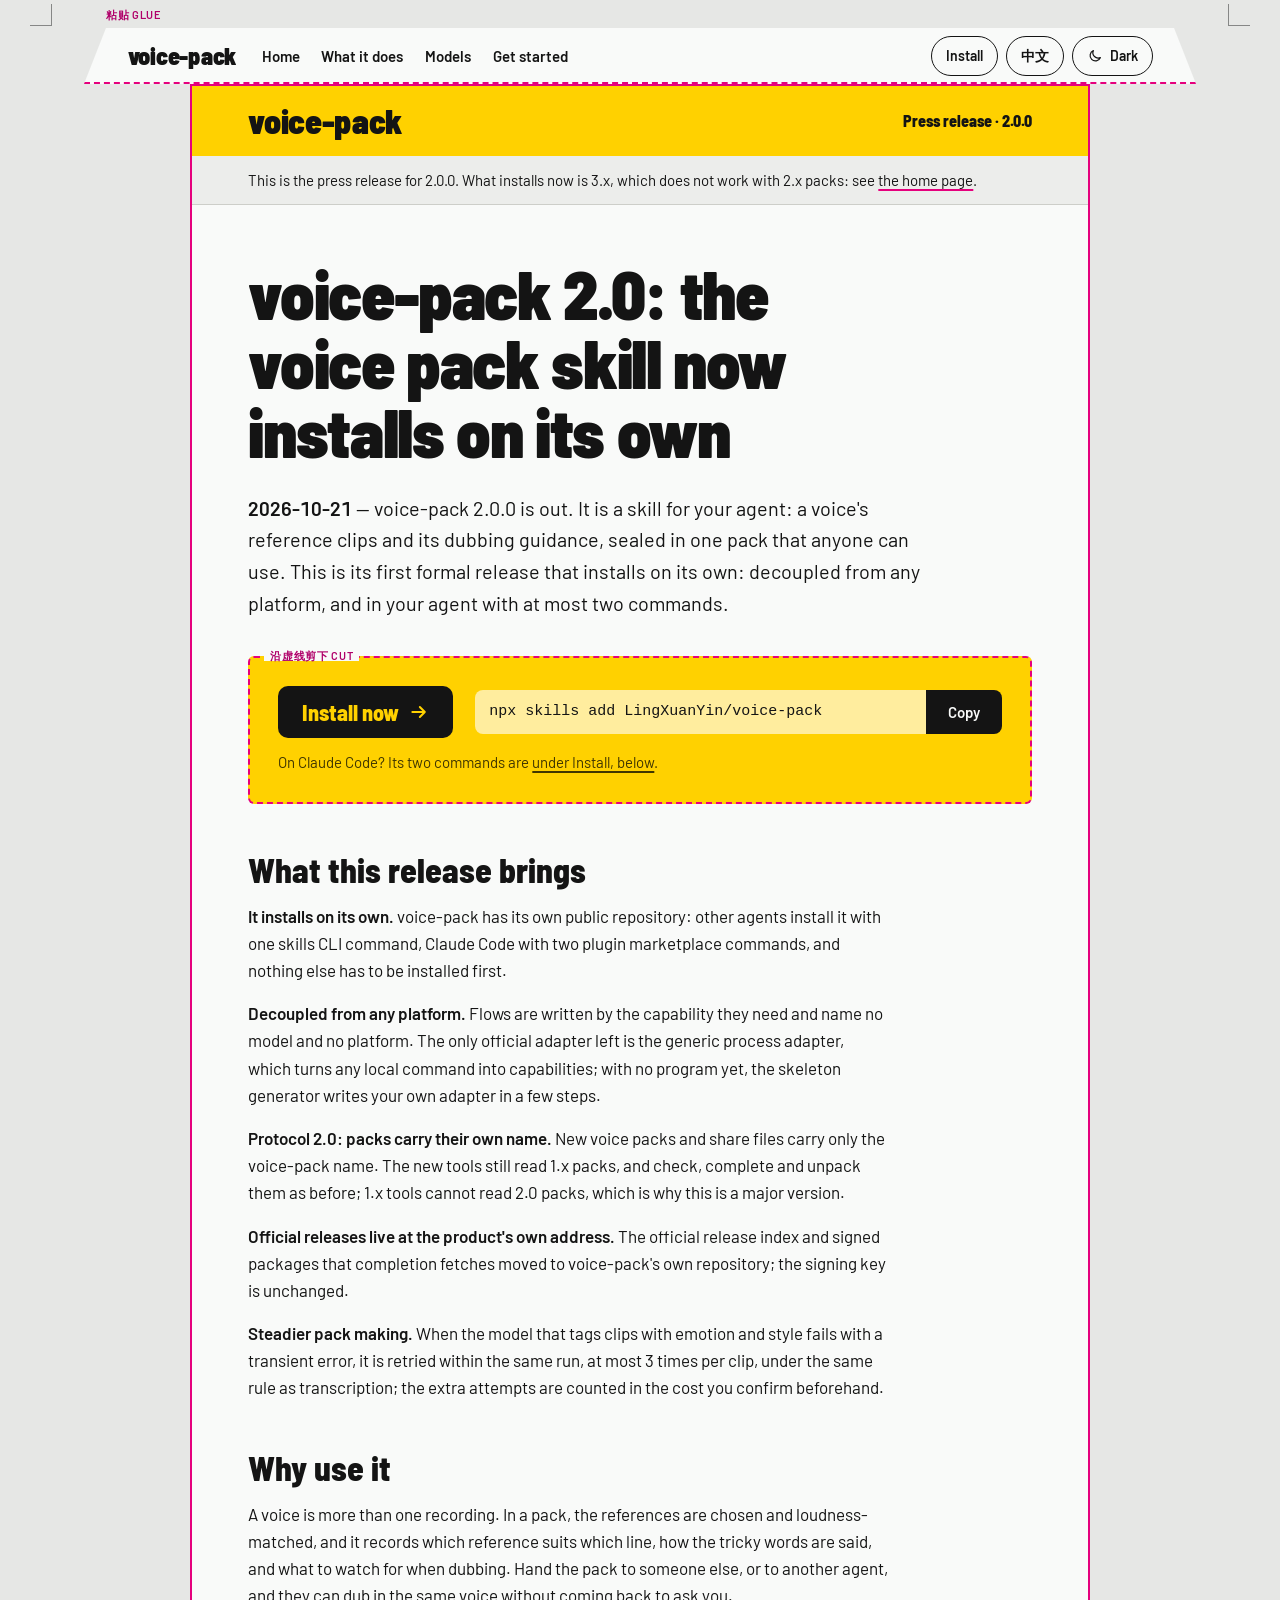
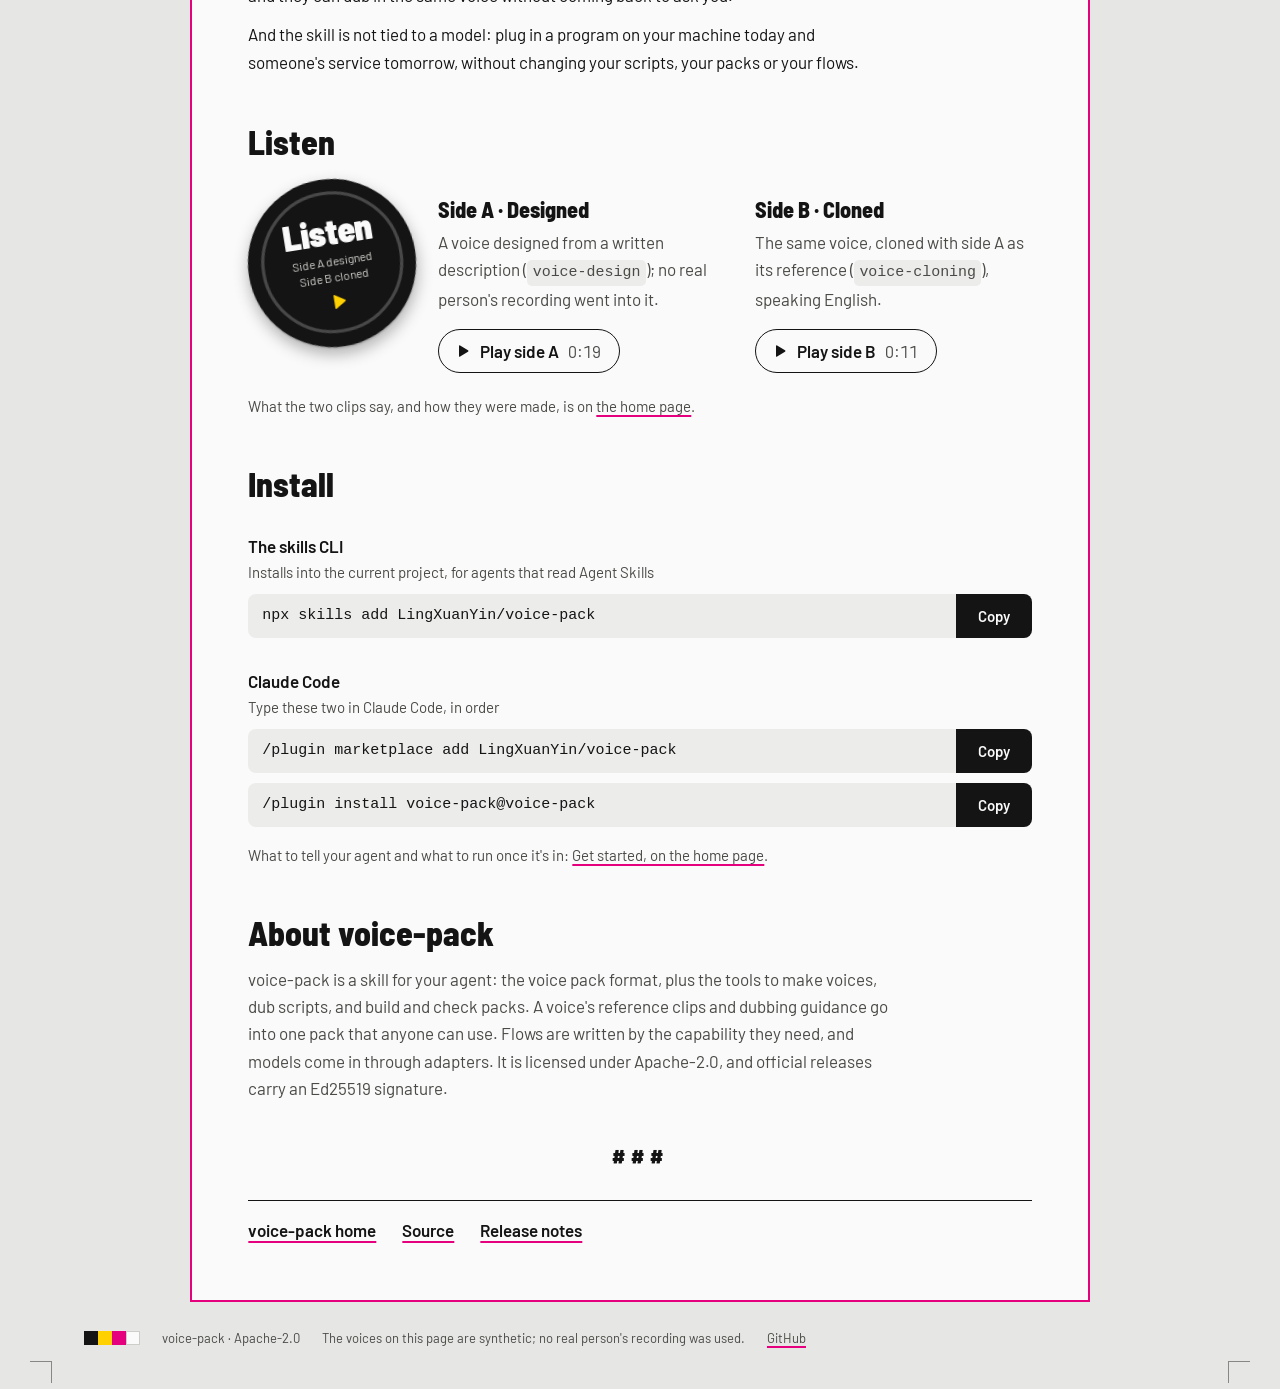
<file: 2.0/index.html>
<!doctype html>
<html lang="zh-CN" data-ui="zh" data-title-zh="voice-pack 2.0：音色包 skill 能单独装了" data-title-en="voice-pack 2.0: the voice pack skill now installs on its own">
<head>
<meta charset="utf-8">
<meta name="viewport" content="width=device-width, initial-scale=1">
<title>voice-pack 2.0：音色包 skill 能单独装了</title>
<meta name="description" content="voice-pack 2.0.0 发布：第一个能单独装的正式版，和平台解耦，最多两条命令装进你的 agent。voice-pack 2.0.0 is out: the first release that installs on its own, decoupled from any platform, in your agent with at most two commands.">
<meta name="theme-color" content="#E6E7E5">
<link rel="canonical" href="https://lingxuanyin.github.io/voice-pack/2.0/">
<link rel="icon" href="../assets/icon.svg" type="image/svg+xml">
<meta property="og:type" content="article">
<meta property="og:site_name" content="voice-pack">
<meta property="og:locale" content="zh_CN">
<meta property="og:locale:alternate" content="en_US">
<meta property="og:title" content="voice-pack 2.0：音色包 skill 能单独装了">
<meta property="og:description" content="第一个能单独装的正式版：和平台解耦，最多两条命令装进你的 agent。The first release that installs on its own: decoupled from any platform, in your agent with at most two commands.">
<meta property="og:url" content="https://lingxuanyin.github.io/voice-pack/2.0/">
<meta property="og:image" content="https://lingxuanyin.github.io/voice-pack/assets/share-2.0.png">
<meta property="og:image:type" content="image/png">
<meta property="og:image:width" content="1200">
<meta property="og:image:height" content="630">
<meta property="og:image:alt" content="voice-pack 2.0 新闻稿：音色包 skill 能单独装了。The voice pack skill now installs on its own.">
<meta name="twitter:card" content="summary_large_image">
<meta name="twitter:title" content="voice-pack 2.0：音色包 skill 能单独装了">
<meta name="twitter:description" content="第一个能单独装的正式版：和平台解耦，最多两条命令装进你的 agent。The first release that installs on its own.">
<meta name="twitter:image" content="https://lingxuanyin.github.io/voice-pack/assets/share-2.0.png">
<meta name="twitter:image:alt" content="voice-pack 2.0 新闻稿：音色包 skill 能单独装了。The voice pack skill now installs on its own.">
<link rel="stylesheet" href="../assets/site.css">
<script src="../assets/boot.js"></script>
<script src="../assets/site.js" defer></script>
</head>
<body>
<a class="skip" href="#main"><span data-l="zh">跳到正文</span><span data-l="en">Skip to content</span></a>
<div class="sheet">
  <span class="crop crop--tl" aria-hidden="true"></span><span class="crop crop--tr" aria-hidden="true"></span>

  <span class="die-label die-label--glue" aria-hidden="true">粘贴 GLUE</span>
  <header class="glue">
    <a class="wordmark" href="../">voice-pack</a>
    <nav class="nav" aria-label="网站" data-label-zh="网站" data-label-en="Site">
      <a href="../"><span data-l="zh">首页</span><span data-l="en">Home</span></a>
      <a href="../#does"><span data-l="zh">能做什么</span><span data-l="en">What it does</span></a>
      <a href="../#models"><span data-l="zh">接模型</span><span data-l="en">Models</span></a>
      <a href="../#start"><span data-l="zh">开始</span><span data-l="en">Get started</span></a>
    </nav>
    <div class="tools">
      <a class="pill pill--short" href="../#install"><span data-l="zh">装上</span><span data-l="en">Install</span></a>
      <button class="pill" type="button" data-set-lang="en" data-l="zh" lang="en">English</button>
      <button class="pill" type="button" data-set-lang="zh" data-l="en" lang="zh-CN">中文</button>
      <button class="pill" type="button" data-theme-toggle aria-pressed="false">
        <svg viewBox="0 0 24 24" fill="none" stroke="currentColor" stroke-width="1.8" stroke-linecap="round" stroke-linejoin="round" aria-hidden="true" focusable="false"><path d="M20 14.5A8 8 0 0 1 9.5 4a8 8 0 1 0 10.5 10.5z"/></svg>
        <span data-l="zh">深色</span><span data-l="en">Dark</span>
      </button>
    </div>
  </header>

  <main id="main">
    <article class="press" aria-labelledby="headline">
      <div class="letterhead">
        <span class="wordmark">voice-pack</span>
        <span class="letterhead__kind"><span data-l="zh">新闻稿</span><span data-l="en">Press release</span> · 2.0.0</span>
      </div>
      <p class="press__archived"><span data-l="zh">这是 2.0.0 发布时的新闻稿。现在装到的是 3.x，和 2.x 的包不兼容，见<a href="../#facts">首页</a>。</span><span data-l="en">This is the press release for 2.0.0. What installs now is 3.x, which does not work with 2.x packs: see <a href="../#facts">the home page</a>.</span></p>
      <div class="press__body">
        <h1 class="headline" id="headline"><span data-l="zh">voice-pack 2.0：<span class="nb">音色包 skill</span> <span class="nb">能单独装了</span></span><span data-l="en">voice-pack 2.0: the voice pack skill now installs on its own</span></h1>
        <p class="press__lead"><span data-l="zh"><b>2026-10-21</b>——voice-pack 2.0.0 发布。它是给 agent 用的 skill：一个声音的参考集和配音指引装成一个包，谁拿到都能用。这是它第一个能单独装的正式版：和任何平台都解耦，最多两条命令就装进你的 agent。</span><span data-l="en"><b>2026-10-21</b> — voice-pack 2.0.0 is out. It is a skill for your agent: a voice's reference clips and its dubbing guidance, sealed in one pack that anyone can use. This is its first formal release that installs on its own: decoupled from any platform, and in your agent with at most two commands.</span></p>

        <div class="slip">
          <span class="die-label" aria-hidden="true">沿虚线剪下 CUT</span>
          <div class="slip__row">
            <a class="go" href="../#install"><span data-l="zh">现在就装</span><span data-l="en">Install now</span><svg viewBox="0 0 24 24" fill="none" stroke="currentColor" stroke-width="2.4" stroke-linecap="round" stroke-linejoin="round" aria-hidden="true" focusable="false"><path d="M4 12h15M13 6l6 6-6 6"/></svg></a>
            <div class="cmd"><code id="cmd-slip">npx skills add <span class="w">LingXuanYin/voice-pack</span></code><button class="copy" type="button" data-copy="npx skills add LingXuanYin/voice-pack" aria-describedby="cmd-slip"><span class="copy__idle"><span data-l="zh">复制</span><span data-l="en">Copy</span></span><span class="copy__done"><span data-l="zh">已复制</span><span data-l="en">Copied</span></span><span class="copy__failed"><span data-l="zh">没复制上</span><span data-l="en">Not copied</span></span></button></div>
          </div>
          <p class="slip__more"><span data-l="zh">用 Claude Code？它的两条命令在<a href="#install">下面「装上」那一节</a>。</span><span data-l="en">On Claude Code? Its two commands are <a href="#install">under Install, below</a>.</span></p>
        </div>

        <h2 id="new"><span data-l="zh">这一版带来什么</span><span data-l="en">What this release brings</span></h2>
        <ul class="news">
          <li><span data-l="zh"><b>能单独装了。</b>voice-pack 有了自己的公开仓库：别的 agent 用 skills 命令行一条命令装上，Claude Code 从插件市场两条命令装上，不用先装别的产品。</span><span data-l="en"><b>It installs on its own.</b> voice-pack has its own public repository: other agents install it with one skills CLI command, Claude Code with two plugin marketplace commands, and nothing else has to be installed first.</span></li>
          <li><span data-l="zh"><b>和平台解耦。</b>流程按所需能力写，不点名模型，也不点名平台。官方的适配器只剩通用的 process：任何本机命令都能接成能力；没有现成的程序，骨架生成器几步写出你自己的适配器。</span><span data-l="en"><b>Decoupled from any platform.</b> Flows are written by the capability they need and name no model and no platform. The only official adapter left is the generic process adapter, which turns any local command into capabilities; with no program yet, the skeleton generator writes your own adapter in a few steps.</span></li>
          <li><span data-l="zh"><b>协议 2.0：包里写的是自己的名字。</b>新做的音色包和分享文件只写 voice-pack 这个名字。新程序照旧读 1.x 的包，检查、补全、拆开都和以前一样；1.x 的程序读不了 2.0 的包，所以这是一个大版本。</span><span data-l="en"><b>Protocol 2.0: packs carry their own name.</b> New voice packs and share files carry only the voice-pack name. The new tools still read 1.x packs, and check, complete and unpack them as before; 1.x tools cannot read 2.0 packs, which is why this is a major version.</span></li>
          <li><span data-l="zh"><b>官方发布在产品自己的地址上。</b>补全时取的官方版本索引和签名包，换到了 voice-pack 自己的仓库；签名的公钥没变。</span><span data-l="en"><b>Official releases live at the product's own address.</b> The official release index and signed packages that completion fetches moved to voice-pack's own repository; the signing key is unchanged.</span></li>
          <li><span data-l="zh"><b>做包更稳。</b>做包时给片段打情绪、风格标签的模型暂时出错，在同一次做包里再试，每段最多 3 次，和转写用同一条规则；多出来的次数，事先算进你确认的费用里。</span><span data-l="en"><b>Steadier pack making.</b> When the model that tags clips with emotion and style fails with a transient error, it is retried within the same run, at most 3 times per clip, under the same rule as transcription; the extra attempts are counted in the cost you confirm beforehand.</span></li>
        </ul>

        <h2 id="why"><span data-l="zh">为什么用它</span><span data-l="en">Why use it</span></h2>
        <div class="prose">
          <p><span data-l="zh">一个声音不只是一段录音。参考集挑好了、响度对齐了，哪一句该用哪段参考、哪些词怎么念、配音时要注意什么，都写在包里。把包交给别人、交给别的 agent，拿到就能配出同一个声音，不用再来问你。</span><span data-l="en">A voice is more than one recording. In a pack, the references are chosen and loudness-matched, and it records which reference suits which line, how the tricky words are said, and what to watch for when dubbing. Hand the pack to someone else, or to another agent, and they can dub in the same voice without coming back to ask you.</span></p>
          <p><span data-l="zh">skill 本身不绑模型：今天接本机的一个程序，明天换成别家的服务，台本、音色包和流程都不用改。</span><span data-l="en">And the skill is not tied to a model: plug in a program on your machine today and someone's service tomorrow, without changing your scripts, your packs or your flows.</span></p>
        </div>

        <h2 id="listen"><span data-l="zh">听一听</span><span data-l="en">Listen</span></h2>
        <div class="listen">
          <div>
            <div class="sticker" data-sticker data-state="idle" data-side="a">
              <button type="button" class="sticker__button" aria-pressed="false" aria-label="播放这两段合成的声音：A 面设计出来的，B 面克隆的" data-label-zh="播放这两段合成的声音：A 面设计出来的，B 面克隆的" data-label-en="Play the two synthetic voices: side A designed, side B cloned">
                <span class="sticker__disc" aria-hidden="true">
                  <span class="sticker__face sticker__face--a">
                    <span class="sticker__title"><span data-l="zh">听一听</span><span data-l="en">Listen</span></span>
                    <span class="sticker__note"><span data-l="zh">A 面 设计<br>B 面 克隆</span><span data-l="en">Side A designed<br>Side B cloned</span></span>
                    <svg class="sticker__icon sticker__icon--play" viewBox="0 0 24 24" fill="currentColor"><path d="M8 5.5v13a1 1 0 0 0 1.5.86l10.5-6.5a1 1 0 0 0 0-1.72L9.5 4.64A1 1 0 0 0 8 5.5z"/></svg>
                    <svg class="sticker__icon sticker__icon--pause" viewBox="0 0 24 24" fill="currentColor"><rect x="6" y="5" width="4.2" height="14" rx="1"/><rect x="13.8" y="5" width="4.2" height="14" rx="1"/></svg>
                  </span>
                  <span class="sticker__face sticker__face--b">
                    <span class="sticker__title"><span data-l="zh">B 面</span><span data-l="en">Side B</span></span>
                    <span class="sticker__note"><span data-l="zh">拿 A 面克隆的</span><span data-l="en">cloned from side A</span></span>
                    <svg class="sticker__icon sticker__icon--play" viewBox="0 0 24 24" fill="currentColor"><path d="M8 5.5v13a1 1 0 0 0 1.5.86l10.5-6.5a1 1 0 0 0 0-1.72L9.5 4.64A1 1 0 0 0 8 5.5z"/></svg>
                    <svg class="sticker__icon sticker__icon--pause" viewBox="0 0 24 24" fill="currentColor"><rect x="6" y="5" width="4.2" height="14" rx="1"/><rect x="13.8" y="5" width="4.2" height="14" rx="1"/></svg>
                  </span>
                </span>
                <svg class="sticker__ring" viewBox="0 0 100 100" aria-hidden="true" focusable="false"><circle class="track" cx="50" cy="50" r="48" pathLength="100"/><circle class="done" cx="50" cy="50" r="48" pathLength="100"/></svg>
              </button>
            </div>
            <p class="player-status" data-player-status aria-live="polite"></p>
          </div>
          <div class="sides">
            <div class="side">
              <h3><span data-l="zh">A 面 · 设计</span><span data-l="en">Side A · Designed</span></h3>
              <p><span data-l="zh">照一段文字描述设计出来的声音（<code>voice-design</code>），没有用到任何真人的录音。</span><span data-l="en">A voice designed from a written description (<code>voice-design</code>); no real person's recording went into it.</span></p>
              <button class="play" type="button" data-play="a" aria-pressed="false">
                <svg class="play__icon play__icon--play" viewBox="0 0 24 24" fill="currentColor" aria-hidden="true" focusable="false"><path d="M8 5.5v13a1 1 0 0 0 1.5.86l10.5-6.5a1 1 0 0 0 0-1.72L9.5 4.64A1 1 0 0 0 8 5.5z"/></svg><svg class="play__icon play__icon--pause" viewBox="0 0 24 24" fill="currentColor" aria-hidden="true" focusable="false"><rect x="6" y="5" width="4.2" height="14" rx="1"/><rect x="13.8" y="5" width="4.2" height="14" rx="1"/></svg>
                <span><span data-l="zh">放 A 面</span><span data-l="en">Play side A</span></span> <span class="len">0:19</span>
              </button>
            </div>
            <div class="side">
              <h3><span data-l="zh">B 面 · 克隆</span><span data-l="en">Side B · Cloned</span></h3>
              <p><span data-l="zh">拿 A 面当参考克隆出来的同一个声音（<code>voice-cloning</code>），念的是英文。</span><span data-l="en">The same voice, cloned with side A as its reference (<code>voice-cloning</code>), speaking English.</span></p>
              <button class="play" type="button" data-play="b" aria-pressed="false">
                <svg class="play__icon play__icon--play" viewBox="0 0 24 24" fill="currentColor" aria-hidden="true" focusable="false"><path d="M8 5.5v13a1 1 0 0 0 1.5.86l10.5-6.5a1 1 0 0 0 0-1.72L9.5 4.64A1 1 0 0 0 8 5.5z"/></svg><svg class="play__icon play__icon--pause" viewBox="0 0 24 24" fill="currentColor" aria-hidden="true" focusable="false"><rect x="6" y="5" width="4.2" height="14" rx="1"/><rect x="13.8" y="5" width="4.2" height="14" rx="1"/></svg>
                <span><span data-l="zh">放 B 面</span><span data-l="en">Play side B</span></span> <span class="len">0:11</span>
              </button>
            </div>
          </div>
        </div>
        <p class="small"><span data-l="zh">两段念的是什么、怎么做出来的，在<a href="../#voices">首页</a>。</span><span data-l="en">What the two clips say, and how they were made, is on <a href="../#voices">the home page</a>.</span></p>
        <audio id="clip-a" preload="none" src="../assets/audio/designed.mp3" data-seconds="19.48"></audio>
        <audio id="clip-b" preload="none" src="../assets/audio/cloned.mp3" data-seconds="11.28"></audio>

        <h2 id="install"><span data-l="zh">装上</span><span data-l="en">Install</span></h2>
        <div class="route">
          <p class="route__name"><span data-l="zh">skills 命令行</span><span data-l="en">The skills CLI</span></p>
          <p class="route__hint"><span data-l="zh">装进当前项目，给读 Agent Skill 的 agent 用</span><span data-l="en">Installs into the current project, for agents that read Agent Skills</span></p>
          <div class="cmd"><code id="cmd-skills">npx skills add <span class="w">LingXuanYin/voice-pack</span></code><button class="copy" type="button" data-copy="npx skills add LingXuanYin/voice-pack" aria-describedby="cmd-skills"><span class="copy__idle"><span data-l="zh">复制</span><span data-l="en">Copy</span></span><span class="copy__done"><span data-l="zh">已复制</span><span data-l="en">Copied</span></span><span class="copy__failed"><span data-l="zh">没复制上</span><span data-l="en">Not copied</span></span></button></div>
        </div>
        <div class="route">
          <p class="route__name">Claude Code</p>
          <p class="route__hint"><span data-l="zh">在 Claude Code 里依次输入这两条</span><span data-l="en">Type these two in Claude Code, in order</span></p>
          <div class="cmd"><code id="cmd-market"><span class="w">/plugin</span> marketplace add <span class="w">LingXuanYin/voice-pack</span></code><button class="copy" type="button" data-copy="/plugin marketplace add LingXuanYin/voice-pack" aria-describedby="cmd-market"><span class="copy__idle"><span data-l="zh">复制</span><span data-l="en">Copy</span></span><span class="copy__done"><span data-l="zh">已复制</span><span data-l="en">Copied</span></span><span class="copy__failed"><span data-l="zh">没复制上</span><span data-l="en">Not copied</span></span></button></div>
          <div class="cmd"><code id="cmd-plugin"><span class="w">/plugin</span> install <span class="w">voice-pack@voice-pack</span></code><button class="copy" type="button" data-copy="/plugin install voice-pack@voice-pack" aria-describedby="cmd-plugin"><span class="copy__idle"><span data-l="zh">复制</span><span data-l="en">Copy</span></span><span class="copy__done"><span data-l="zh">已复制</span><span data-l="en">Copied</span></span><span class="copy__failed"><span data-l="zh">没复制上</span><span data-l="en">Not copied</span></span></button></div>
        </div>
        <p class="small"><span data-l="zh">装好以后对 agent 说什么、命令行跑什么，在<a href="../#start">首页的「开始」</a>。</span><span data-l="en">What to tell your agent and what to run once it's in: <a href="../#start">Get started, on the home page</a>.</span></p>

        <h2 id="about"><span data-l="zh">关于 voice-pack</span><span data-l="en">About voice-pack</span></h2>
        <p class="boiler"><span data-l="zh">voice-pack 是给 agent 用的 skill：音色包的格式，和造声音、配音、做包、验包的一整套工具。一个声音的参考集和配音指引装成一个包，谁拿到都能用。流程按所需能力写，模型经适配器接进来。许可是 Apache-2.0，官方发布带 Ed25519 签名。</span><span data-l="en">voice-pack is a skill for your agent: the voice pack format, plus the tools to make voices, dub scripts, and build and check packs. A voice's reference clips and dubbing guidance go into one pack that anyone can use. Flows are written by the capability they need, and models come in through adapters. It is licensed under Apache-2.0, and official releases carry an Ed25519 signature.</span></p>
        <p class="endmark" aria-hidden="true">###</p>
        <p class="contact">
          <a href="../"><span data-l="zh">voice-pack 首页</span><span data-l="en">voice-pack home</span></a>
          <a href="https://github.com/LingXuanYin/voice-pack"><span data-l="zh">源码</span><span data-l="en">Source</span></a>
          <a href="https://github.com/LingXuanYin/voice-pack/blob/v2.7.0/skills/voice-pack/CHANGELOG.md"><span data-l="zh">发布说明</span><span data-l="en">Release notes</span></a>
        </p>
      </div>
    </article>
  </main>

  <footer class="foot">
    <span class="bars" aria-hidden="true"><i></i><i></i><i></i><i></i></span>
    <span>voice-pack · Apache-2.0</span>
    <span><span data-l="zh">页面上的声音都是合成的，没有用到真人的录音。</span><span data-l="en">The voices on this page are synthetic; no real person's recording was used.</span></span>
    <a href="https://github.com/LingXuanYin/voice-pack">GitHub</a>
  </footer>
  <span class="crop crop--bl" aria-hidden="true"></span><span class="crop crop--br" aria-hidden="true"></span>
</div>
<p id="announce" class="visually-hidden" aria-live="polite"></p>
</body>
</html>
</file>
<file: assets/site.css>
/* 两个页面共用的样式。页面是这只音色包盒子摊平的样子（刀版）：
   印着黄色专色的正面、镂切的插舌、折线（虚线）和切线（实线）用刀版的洋红色，唯一凸起来的是那张圆形的试听贴纸。 */

@font-face { font-family: 'Barlow'; src: url('fonts/barlow-latin-400-normal.woff2') format('woff2'); font-weight: 400; font-style: normal; font-display: swap; }
@font-face { font-family: 'Barlow'; src: url('fonts/barlow-latin-600-normal.woff2') format('woff2'); font-weight: 600; font-style: normal; font-display: swap; }
@font-face { font-family: 'Barlow Semi Condensed'; src: url('fonts/barlow-semi-condensed-latin-800-normal.woff2') format('woff2'); font-weight: 800; font-style: normal; font-display: swap; }
@font-face { font-family: 'Barlow Semi Condensed'; src: url('fonts/barlow-semi-condensed-latin-900-normal.woff2') format('woff2'); font-weight: 900; font-style: normal; font-display: swap; }
/* 大字里的中文：Noto Sans SC 只含页面大字用到的那些字（fonts/subset-cjk.mjs 生成）；子集里没有的字照旧落到系统字体 */
@font-face { font-family: 'voice-pack CJK'; src: url('fonts/noto-sans-sc-display-700.woff2') format('woff2'); font-weight: 500 800; font-style: normal; font-display: swap; }
@font-face { font-family: 'voice-pack CJK'; src: url('fonts/noto-sans-sc-display-900.woff2') format('woff2'); font-weight: 900; font-style: normal; font-display: swap; }

/* ---------------------------------------------------------------- 令牌 */
:root {
  --cjk: 'PingFang SC', 'Hiragino Sans GB', 'Microsoft YaHei', 'Noto Sans CJK SC', 'Source Han Sans SC', sans-serif;
  --font-sans: 'Barlow', var(--cjk);
  --font-display: 'Barlow Semi Condensed', 'Barlow', 'voice-pack CJK', var(--cjk);
  --font-hook: 'Barlow', 'voice-pack CJK', var(--cjk);
  --font-mono: ui-monospace, 'SFMono-Regular', 'Cascadia Mono', Consolas, 'Liberation Mono', Menlo, monospace;

  --table: #E6E7E5;       /* 摊着刀版的桌面 */
  --board: #F9FAF9;       /* 白卡纸 */
  --well: #ECEDEB;        /* 印在卡纸上的命令底 */
  --ink: #141414;
  --ink-2: #4A4A46;
  --rule: #CDCEC9;
  --spot: #FFD100;        /* 专色黄：正面、信笺头、剪下来的那条 */
  --on-spot: #141414;
  --on-spot-2: #403600;   /* 黄底上的次要字：从黄色里取，不用灰 */
  --die: #E5007D;         /* 刀版线 */
  --die-text: #B0006A;    /* 刀版上的小字 */
  --key: #141414;
  --on-key: #F9FAF9;
  --focus: #141414;
  --sticker: #141414;
  --on-sticker: #F9FAF9;
  --on-sticker-2: #D2D2CE;
  --ring: #FF4FA3;

  --line: 2px;
  --r-flap: 34px;
  --r-key: 8px;
  --gap: clamp(20px, 3.2vw, 40px);
  --pad: clamp(22px, 4.4vw, 60px);
  color-scheme: light;
}

@media (prefers-color-scheme: dark) {
  :root:not([data-theme="light"]) {
    --table: #0E0F10; --board: #18191B; --well: #232427; --ink: #F1F1EE; --ink-2: #B9B9B4; --rule: #3B3C3F;
    --spot: #F5C800; --on-spot: #141414; --on-spot-2: #3A3100;
    --die: #FF4FA3; --die-text: #FF8AC1; --key: #F1F1EE; --on-key: #141414; --focus: #F1F1EE;
    --sticker: #0B0B0C; --on-sticker: #F1F1EE; --on-sticker-2: #C9C9C4; --ring: #FF4FA3;
    color-scheme: dark;
  }
}
:root[data-theme="dark"] {
  --table: #0E0F10; --board: #18191B; --well: #232427; --ink: #F1F1EE; --ink-2: #B9B9B4; --rule: #3B3C3F;
  --spot: #F5C800; --on-spot: #141414; --on-spot-2: #3A3100;
  --die: #FF4FA3; --die-text: #FF8AC1; --key: #F1F1EE; --on-key: #141414; --focus: #F1F1EE;
  --sticker: #0B0B0C; --on-sticker: #F1F1EE; --on-sticker-2: #C9C9C4; --ring: #FF4FA3;
  color-scheme: dark;
}

/* 界面语言：每段字中英文各一份（data-l），只显示当前这一种 */
html[data-ui="zh"] [data-l="en"], html[data-ui="en"] [data-l="zh"] { display: none !important; }

/* ---------------------------------------------------------------- 基础 */
*, *::before, *::after { box-sizing: border-box; }
html { background: var(--table); color: var(--ink); -webkit-text-size-adjust: 100%; text-size-adjust: 100%; scrollbar-color: var(--ink-2) var(--table); scroll-padding: 24px 0; }
body { margin: 0; font-family: var(--font-sans); font-size: 1.0625rem; line-height: 1.6; font-kerning: normal; }
html[data-ui="zh"] body { line-height: 1.75; }
h1, h2, h3, p, ul, ol, dl, dd, figure, blockquote { margin: 0; }
ul, ol { padding: 0; }
img, svg { display: block; }
button { font: inherit; color: inherit; }
::selection { background: var(--spot); color: var(--on-spot); }
a { color: inherit; text-decoration-line: underline; text-decoration-thickness: 1.5px; text-underline-offset: 0.22em; text-decoration-color: var(--die); }
a:hover { text-decoration-thickness: 2.5px; }
:focus-visible { outline: 3px solid var(--focus); outline-offset: 3px; border-radius: 4px; }
code, kbd { font-family: var(--font-mono); font-size: 0.88em; }
/* 行内的命令、能力名一块一块地放：放得下就整块不断开；比一行还长才在里面断（窄屏上不把段落撑出面板） */
:not(pre) > code { display: inline-block; max-width: 100%; background: var(--well); padding: 0.08em 0.36em; border-radius: 5px; white-space: normal; overflow-wrap: anywhere; }
.nb { white-space: nowrap; }
.visually-hidden { position: absolute !important; width: 1px; height: 1px; margin: -1px; padding: 0; overflow: hidden; clip: rect(0 0 0 0); white-space: nowrap; border: 0; }

.skip { position: absolute; left: 12px; top: -60px; z-index: 10; background: var(--key); color: var(--on-key); padding: 10px 16px; border-radius: var(--r-key); font-weight: 600; text-decoration: none; }
.skip:focus { top: 12px; }

/* ---------------------------------------------------------------- 刀版这张大纸 */
.sheet { position: relative; max-width: 1240px; margin: 0 auto; padding: 28px clamp(10px, 3vw, 40px) 40px; }
/* 裁切标记：纸角上的细线，不是内容 */
.crop { position: absolute; width: 22px; height: 22px; border: 0 solid var(--ink); opacity: 0.45; pointer-events: none; }
.crop--tl { left: max(0px, calc(clamp(10px, 3vw, 40px) - 28px)); top: 4px; border-right-width: 1px; border-bottom-width: 1px; }
.crop--tr { right: max(0px, calc(clamp(10px, 3vw, 40px) - 28px)); top: 4px; border-left-width: 1px; border-bottom-width: 1px; }
.crop--bl { left: max(0px, calc(clamp(10px, 3vw, 40px) - 28px)); bottom: 6px; border-right-width: 1px; border-top-width: 1px; }
.crop--br { right: max(0px, calc(clamp(10px, 3vw, 40px) - 28px)); bottom: 6px; border-left-width: 1px; border-top-width: 1px; }
.die-label { position: absolute; font: 600 0.6875rem/1 var(--font-sans); letter-spacing: 0.06em; color: var(--die-text); pointer-events: none; }

/* 糊口：最上面那条梯形，放导航 */
.glue { position: relative; display: flex; align-items: center; gap: clamp(12px, 2vw, 26px); min-height: 56px; margin: 0 clamp(10px, 2vw, 26px); padding: 8px clamp(26px, 3.4vw, 46px); background: var(--board); clip-path: polygon(22px 0, calc(100% - 22px) 0, 100% 100%, 0 100%); }
.glue::after { content: ''; position: absolute; inset: auto 0 0 0; border-bottom: var(--line) dashed var(--die); }
/* 「粘贴」这一条的刀版字印在糊口上边线外面的桌面上，对着梯形上边的起点，不压在导航和按钮上 */
.die-label--glue { top: 9px; left: calc(clamp(10px, 3vw, 40px) + clamp(10px, 2vw, 26px) + 22px); }
.wordmark { font: 900 1.5rem/1 var(--font-display); letter-spacing: -0.01em; text-decoration: none; white-space: nowrap; }
.nav { display: none; gap: clamp(14px, 1.7vw, 24px); font-weight: 600; font-size: 0.9375rem; }
.nav a { text-decoration: none; padding: 6px 0; }
.nav a:hover { text-decoration: underline; text-decoration-color: var(--die); text-decoration-thickness: 2px; }
.tools { margin-left: auto; display: flex; align-items: center; gap: 8px; }
.pill { display: inline-flex; align-items: center; gap: 7px; min-height: 40px; padding: 0 14px; border: 1.5px solid var(--ink); border-radius: 999px; background: transparent; font-weight: 600; font-size: 0.875rem; line-height: 1; cursor: pointer; text-decoration: none; white-space: nowrap; }
.pill:hover { background: var(--well); }
.pill svg { width: 16px; height: 16px; }
.pill--short { display: none; }

/* 盒子：左边一条是各个面，右边是挂在面上的插舌、防尘翼 */
.box { display: grid; grid-template-columns: minmax(0, 1fr); }
.face { position: relative; background: var(--board); padding: var(--pad); border: var(--line) solid var(--die); border-top: 0; }
.face + .face, .flap + .face { border-top: var(--line) dashed var(--die); }
.face > h2, .flap h2 { font: 800 clamp(1.9rem, 1.2rem + 2.2vw, 2.75rem)/1.04 var(--font-display); letter-spacing: -0.012em; text-wrap: balance; }
.flap { position: relative; background: var(--board); padding: clamp(22px, 3.6vw, 48px); border: var(--line) solid var(--die); border-top: var(--line) dashed var(--die); }
.flap h2 { font-size: clamp(1.6rem, 1.1rem + 1.6vw, 2.25rem); }
.flap--tuck { border-radius: 0 0 var(--r-flap) var(--r-flap); }
.flap > .die-label { top: 12px; right: 26px; }
.flap > .die-label--foot { top: auto; bottom: 12px; }
.lede { margin-top: 14px; max-width: 62ch; color: var(--ink-2); }
.face .fold-label { right: 14px; top: -7px; background: var(--board); padding: 0 6px; }

/* 正面：专色黄铺满，盒子的名字最大 */
.face--front { --focus: #141414; display: flex; flex-direction: column; background: var(--spot); color: var(--on-spot); border-top: var(--line) dashed var(--die); }
.face--front a { text-decoration-color: currentColor; }
.face--front ::selection { background: var(--on-spot); color: var(--spot); }
.name { font: 900 clamp(3.4rem, 1.2rem + 8.4vw, 8rem)/0.84 var(--font-display); letter-spacing: -0.035em; margin-left: -0.04em; }
.hook { margin-top: clamp(20px, 3vw, 32px); max-width: 16em; font: 600 clamp(1.35rem, 0.9rem + 1.5vw, 2rem)/1.3 var(--font-hook); text-wrap: balance; }
.sub { margin-top: 16px; max-width: 34em; color: var(--on-spot-2); font-size: clamp(1rem, 0.95rem + 0.25vw, 1.125rem); }
.front-foot { margin-top: auto; padding-top: clamp(26px, 3.4vw, 40px); display: flex; flex-wrap: wrap; align-items: flex-end; justify-content: space-between; gap: 18px 24px; }
.print { font-size: 0.8125rem; color: var(--on-spot-2); letter-spacing: 0.01em; font-variant-numeric: tabular-nums; max-width: 34em; }
.face--front code { background: rgb(0 0 0 / 0.08); }

/* 试听贴纸：唯一凸起来的东西，按下去放 A 面再放 B 面，外圈是进度 */
.sticker { position: relative; flex: 0 0 auto; width: clamp(146px, 15vw, 188px); aspect-ratio: 1; perspective: 700px; margin-left: auto; }
.sticker__button { position: relative; display: block; width: 100%; height: 100%; padding: 0; border: 0; border-radius: 50%; background: none; cursor: pointer; }
/* 贴歪了一点：转的是盘面和外圈，按钮本身不转，焦点环才是一个正圆 */
.sticker__disc, .sticker__ring { rotate: -9deg; transition: rotate 160ms cubic-bezier(0.16, 1, 0.3, 1), scale 160ms cubic-bezier(0.16, 1, 0.3, 1); }
.sticker__button:hover .sticker__disc, .sticker__button:hover .sticker__ring { rotate: -6deg; scale: 1.02; }
.sticker__button:active .sticker__disc, .sticker__button:active .sticker__ring { rotate: -9deg; scale: 0.98; }
.sticker__button:focus-visible { outline-offset: 5px; border-radius: 50%; }
.sticker__disc { position: absolute; inset: 0; border-radius: 50%; transform-style: preserve-3d; transition: transform 620ms cubic-bezier(0.16, 1, 0.3, 1), rotate 160ms cubic-bezier(0.16, 1, 0.3, 1), scale 160ms cubic-bezier(0.16, 1, 0.3, 1); }
.sticker[data-side="b"] .sticker__disc { transform: rotateY(180deg); }
.sticker__face { position: absolute; inset: 0; display: grid; place-content: center; justify-items: center; gap: 6px; padding: 18%; border-radius: 50%; background: var(--sticker); color: var(--on-sticker); text-align: center; backface-visibility: hidden; box-shadow: 0 7px 16px rgb(0 0 0 / 0.30), 0 1px 2px rgb(0 0 0 / 0.25); }
.sticker__face--b { transform: rotateY(180deg); }
/* 翻过去的那一面真藏起来（不只是背面不画）：翻到一半（620ms 的一半）才换，翻面的样子不变 */
.sticker__face { transition: visibility 0s linear 310ms; }
.sticker[data-side="a"] .sticker__face--b, .sticker[data-side="b"] .sticker__face--a { visibility: hidden; }
.sticker__title { font: 900 clamp(1.7rem, 1.1rem + 1.4vw, 2.4rem)/1 var(--font-display); letter-spacing: -0.01em; }
.sticker__note { font-size: 0.75rem; line-height: 1.3; color: var(--on-sticker-2); }
.sticker__icon { width: 22px; height: 22px; color: var(--spot); }
.sticker__icon--pause { display: none; }
.sticker[data-state="playing"] .sticker__icon--play { display: none; }
.sticker[data-state="playing"] .sticker__icon--pause { display: block; }
.sticker__ring { position: absolute; inset: 7%; width: 86%; height: 86%; transform: rotate(-90deg); pointer-events: none; overflow: visible; }
.sticker__ring circle { fill: none; stroke-width: 2.2; }
.sticker__ring .track { stroke: rgb(255 255 255 / 0.22); }
.sticker__ring .done { stroke: var(--ring); stroke-linecap: round; stroke-dasharray: 100 100; stroke-dashoffset: 100; transition: stroke-dashoffset 240ms linear; }
.player-status { margin-top: 10px; font-size: 0.875rem; color: var(--on-spot-2); min-height: 1.5em; }

/* 装上：插舌上的命令，复制键是这一屏的主操作 */
.route { margin-top: clamp(20px, 2.6vw, 30px); }
.route__name { font-weight: 600; }
.route__hint { color: var(--ink-2); font-size: 0.9375rem; }
.cmd { display: flex; align-items: stretch; margin-top: 10px; min-width: 0; }
.cmd code { flex: 1 1 auto; min-width: 0; padding: 11px 14px; background: var(--well); border-radius: var(--r-key) 0 0 var(--r-key); font-size: 0.9375rem; line-height: 1.45; white-space: normal; overflow-wrap: anywhere; user-select: all; -webkit-user-select: all; }
/* 命令只在词和词之间换行，不从 --dry-run、my-voice/ 的连字符、斜杠后面断开；一个词比一整行还长，才在词里面断 */
.cmd code .w { display: inline-block; max-width: 100%; }
.copy { flex: 0 0 auto; display: inline-flex; align-items: center; justify-content: center; gap: 6px; min-width: 76px; min-height: 44px; padding: 0 14px; border: 0; border-radius: 0 var(--r-key) var(--r-key) 0; background: var(--key); color: var(--on-key); font-weight: 600; font-size: 0.9375rem; cursor: pointer; }
.copy:hover { background: color-mix(in srgb, var(--key) 84%, var(--die)); }
.copy svg { width: 16px; height: 16px; }
.copy__done { display: none; }
.copy[data-state="done"] .copy__idle, .copy[data-state="failed"] .copy__idle { display: none; }
.copy[data-state="done"] .copy__done { display: inline; }
.copy__failed { display: none; }
.copy[data-state="failed"] .copy__failed { display: inline; }
.after { margin-top: clamp(22px, 3vw, 34px); font-weight: 600; }


/* 定义列表：每一项一行，名字在前 */
.facts { margin-top: 18px; display: grid; gap: 12px; }
.facts > div { display: grid; gap: 2px; }
.facts dt { font-weight: 600; }
.facts dd { color: var(--ink-2); }
.facts dd code { color: var(--ink); }

/* 这两段声音 */
.sides { margin-top: clamp(22px, 3vw, 34px); display: grid; grid-template-columns: minmax(0, 1fr); gap: clamp(26px, 3.4vw, 40px); }
.side h3 { font: 800 1.375rem/1.1 var(--font-display); }
.side dl { margin-top: 12px; display: grid; gap: 10px; }
.side dt { font-size: 0.875rem; font-weight: 600; color: var(--ink-2); }
.side blockquote { padding: 10px 14px; background: var(--well); border-radius: 10px; font-size: 1rem; }
.side .translation { margin-top: 6px; color: var(--ink-2); font-size: 0.9375rem; }
.side > p { margin-top: 8px; color: var(--ink-2); max-width: 46ch; }
.play { display: inline-flex; align-items: center; gap: 9px; margin-top: 16px; min-height: 44px; padding: 0 18px 0 14px; border: 1.5px solid var(--ink); border-radius: 999px; background: transparent; font-weight: 600; cursor: pointer; }
.play:hover { background: var(--well); }
.play svg { width: 18px; height: 18px; }
.play .len { color: var(--ink-2); font-weight: 400; font-variant-numeric: tabular-nums; }
/* 正在放：键按下去（反色），图标换成暂停；键的名字不变 */
.play__icon--pause { display: none; }
.play[aria-pressed="true"] { background: var(--key); border-color: var(--key); color: var(--on-key); }
.play[aria-pressed="true"] .len { color: var(--on-key); }
.play[aria-pressed="true"] .play__icon--play { display: none; }
.play[aria-pressed="true"] .play__icon--pause { display: block; }

/* 能做什么：盒子背面的小字，最密的一段 */
.groups { margin-top: clamp(24px, 3vw, 36px); display: grid; grid-template-columns: minmax(0, 1fr); gap: clamp(26px, 3vw, 34px); }
.group h3 { font: 800 1.125rem/1.2 var(--font-display); padding-bottom: 8px; border-bottom: 1.5px solid var(--ink); }
.group dl { display: grid; }
.group dl > div { display: grid; gap: 4px 18px; padding: 12px 0; border-bottom: 1px solid var(--rule); }
/* 名字后面跟能力名；放不下就换到下一行，比一行还长（automatic-speech-recognition）才在连字符处断 */
.group dt { display: flex; flex-wrap: wrap; align-items: baseline; gap: 2px 8px; font-weight: 600; }
.group dt code { min-width: 0; max-width: 100%; font-weight: 400; white-space: normal; overflow-wrap: anywhere; }
.group dd { color: var(--ink-2); max-width: 64ch; }
.group dd code { color: var(--ink); }

/* 盒子里有什么：带引线的清单 */
.contents { margin-top: clamp(22px, 3vw, 32px); display: grid; }
.contents li { list-style: none; display: grid; grid-template-columns: auto 1fr; align-items: baseline; gap: 4px 0; padding: 11px 0; border-bottom: 1px solid var(--rule); }
.contents .entry { font-family: var(--font-mono); font-size: 0.9375rem; font-weight: 600; padding-right: 10px; }
.contents .leader { border-bottom: 1.5px dotted var(--die); transform: translateY(-0.3em); min-width: 24px; }
.contents .what { grid-column: 1 / -1; color: var(--ink-2); max-width: 66ch; }
.small { margin-top: 18px; font-size: 0.9375rem; color: var(--ink-2); max-width: 66ch; }

/* 接任何模型：能力 → 适配器 → 模型 */
.chain { margin-top: clamp(22px, 3vw, 32px); display: grid; grid-template-columns: minmax(0, 1fr); gap: 10px; align-items: center; }
.chain__stop { padding: 16px 18px; border: 1.5px solid var(--ink); border-radius: 12px; }
.chain__stop b { display: block; font: 800 1.125rem/1.2 var(--font-display); }
.chain__stop span { display: block; margin-top: 4px; color: var(--ink-2); font-size: 0.9375rem; }
.chain__stop--adapter { background: var(--spot); color: var(--on-spot); border-color: var(--spot); }
.chain__stop--adapter span { color: var(--on-spot-2); }
.chain__arrow { width: 26px; height: 26px; justify-self: center; transform: rotate(90deg); color: var(--die); }
.ways { margin-top: clamp(26px, 3.4vw, 40px); display: grid; grid-template-columns: minmax(0, 1fr); gap: clamp(26px, 3.4vw, 36px); }
.way h3 { font: 800 1.25rem/1.15 var(--font-display); }
.way p { margin-top: 8px; color: var(--ink-2); max-width: 64ch; }
.way .cmd { margin-top: 12px; }
.steps { margin-top: 12px; display: grid; gap: 12px; counter-reset: step; }
.steps li { list-style: none; display: grid; grid-template-columns: 30px minmax(0, 1fr); gap: 0 10px; }
.steps li::before { counter-increment: step; content: counter(step); display: grid; place-items: center; width: 28px; height: 28px; border-radius: 50%; border: 1.5px solid var(--ink); font-weight: 600; font-size: 0.875rem; font-variant-numeric: tabular-nums; }
.steps p { margin: 0; grid-column: 2; color: var(--ink-2); }
.steps .cmd { grid-column: 2; margin-top: 6px; }
.trust { margin-top: clamp(24px, 3vw, 34px); padding-top: 14px; border-top: 1.5px solid var(--ink); font-weight: 600; max-width: 64ch; }

/* 开始 */
.say { margin-top: 14px; display: grid; gap: 10px; }
.say li { list-style: none; padding: 12px 16px; background: var(--well); border-radius: 12px 12px 12px 4px; max-width: 46ch; }
.runs { margin-top: 14px; display: grid; gap: 16px; }
.runs li { list-style: none; }
.runs p { margin-top: 4px; color: var(--ink-2); font-size: 0.9375rem; }
.start-cols { margin-top: clamp(20px, 3vw, 30px); display: grid; grid-template-columns: minmax(0, 1fr); gap: clamp(26px, 3vw, 36px); }
.start-cols h3 { font: 800 1.25rem/1.15 var(--font-display); }

/* 页脚：纸边上的印刷信息 */
.foot { display: flex; flex-wrap: wrap; align-items: center; gap: 10px 22px; margin: 26px clamp(10px, 2vw, 26px) 0; font-size: 0.8125rem; color: var(--ink-2); }
.bars { display: flex; gap: 0; }
.bars i { display: block; width: 14px; height: 14px; }
.bars i:nth-child(1) { background: var(--ink); } .bars i:nth-child(2) { background: var(--spot); } .bars i:nth-child(3) { background: var(--die); } .bars i:nth-child(4) { background: var(--board); outline: 1px solid var(--rule); outline-offset: -1px; }

/* ---------------------------------------------------------------- 宣发页：新闻稿这一张纸 */
.press { position: relative; max-width: 900px; margin: 0 auto; background: var(--board); border: var(--line) solid var(--die); }
.letterhead { display: flex; align-items: center; justify-content: space-between; gap: 16px; padding: 18px var(--pad); background: var(--spot); color: var(--on-spot); }
.letterhead .wordmark { font-size: clamp(1.6rem, 1.2rem + 1.2vw, 2.1rem); }
.letterhead__kind { font: 800 1rem/1.2 var(--font-display); text-align: right; }
/* 信笺头下面一条：这是哪一版的稿子，现在装到的是什么 */
.press__archived { padding: 12px var(--pad); background: var(--well); border-bottom: 1.5px solid var(--rule); font-size: 0.9375rem; }
.press__body { padding: clamp(28px, 4.6vw, 54px) var(--pad) clamp(30px, 5vw, 56px); }
.headline { font: 900 clamp(2.4rem, 1.4rem + 3.6vw, 4.25rem)/1.02 var(--font-display); letter-spacing: -0.02em; text-wrap: balance; max-width: 13em; }
.press__lead { margin-top: clamp(18px, 2.4vw, 26px); max-width: 34em; font-size: clamp(1.0625rem, 1rem + 0.3vw, 1.25rem); }
.press__lead b { font-weight: 600; font-variant-numeric: tabular-nums; }
.slip { position: relative; margin-top: clamp(26px, 3.4vw, 36px); padding: clamp(20px, 3vw, 28px); background: var(--spot); color: var(--on-spot); border: var(--line) dashed var(--die); border-radius: 6px; --focus: #141414; }
.slip .die-label { left: 14px; top: -8px; background: var(--board); padding: 0 6px; }
.slip__row { display: flex; flex-wrap: wrap; align-items: center; gap: 14px 22px; }
.go { display: inline-flex; align-items: center; gap: 10px; min-height: 52px; padding: 0 24px; border-radius: 10px; background: #141414; color: #FFD100; font: 800 1.375rem/1 var(--font-display); text-decoration: none; }
.go:hover { background: #2A2A2A; }
.go svg { width: 20px; height: 20px; }
.slip .cmd { margin-top: 0; flex: 1 1 320px; }
.slip .cmd code { background: rgb(255 255 255 / 0.62); color: #141414; }
.slip .copy { background: #141414; color: #F9FAF9; }
.slip__more { margin-top: 12px; font-size: 0.9375rem; color: var(--on-spot-2); }
.slip__more a { text-decoration-color: currentColor; }
.press h2 { margin-top: clamp(34px, 4.4vw, 48px); font: 800 clamp(1.6rem, 1.2rem + 1.2vw, 2.1rem)/1.1 var(--font-display); }
.news { margin-top: 14px; display: grid; gap: 16px; }
.news li { list-style: none; max-width: 64ch; }
.news b { font-weight: 600; }
.press .sides { margin-top: 18px; }
.press .listen { margin-top: 18px; display: grid; gap: 22px; align-items: start; }
.press .sticker { width: 168px; margin-left: 0; }
.press .player-status { color: var(--ink-2); max-width: 168px; }
.press .small { margin-top: 16px; }
.prose { margin-top: 14px; display: grid; gap: 12px; }
.prose p { max-width: 64ch; }
.boiler { margin-top: 14px; max-width: 64ch; color: var(--ink-2); }
.endmark { margin-top: clamp(30px, 4vw, 44px); text-align: center; font: 800 1.25rem/1 var(--font-display); letter-spacing: 0.3em; }
.contact { margin-top: clamp(26px, 3vw, 34px); padding-top: 16px; border-top: 1.5px solid var(--ink); display: flex; flex-wrap: wrap; gap: 10px 26px; font-weight: 600; }

/* ---------------------------------------------------------------- 宽度 */
@media (min-width: 560px) {
  .pill--short { display: inline-flex; }
}
@media (min-width: 720px) {
  .sides { grid-template-columns: minmax(0, 1fr) minmax(0, 1fr); }
  .start-cols { grid-template-columns: minmax(0, 1fr) minmax(0, 1fr); }
  .group dl > div { grid-template-columns: minmax(150px, 0.34fr) minmax(0, 1fr); }
  .facts > div { grid-template-columns: 7.5em minmax(0, 1fr); gap: 0 14px; }
  .chain { grid-template-columns: minmax(0, 1fr) 26px minmax(0, 0.8fr) 26px minmax(0, 1fr); }
  .chain__arrow { transform: none; }
  .press .listen { grid-template-columns: 168px minmax(0, 1fr); }
}
@media (min-width: 900px) {
  .nav { display: flex; }
}
@media (min-width: 1080px) {
  .box { grid-template-columns: minmax(0, 1fr) minmax(380px, 0.6fr); align-items: start; }
  .face { grid-column: 1; }
  .flap { grid-column: 2; align-self: stretch; border-top: var(--line) solid var(--die); border-left: 0; }
  .face--flapped { border-right-style: dashed; }
  .flap--tuck { border-radius: 0 var(--r-flap) var(--r-flap) 0; }
  .face + .face, .flap + .face { border-top: var(--line) dashed var(--die); }
  .face--front { min-height: 600px; }
  .face--front .sub { max-width: 30em; }
  /* 防尘翼：往外收窄的梯形，上下各收 --taper（固定的长度，翼再长斜边也不变陡，不会切到字）。
     ::before 是翼的底；::after 是它上、右、下三条刀版线：同一个梯形减去往里缩 2px 的那个（evenodd）。边框画不了斜边 */
  .flap--dust { --taper: 44px; border: 0; background: transparent; padding: calc(var(--taper) + 18px) clamp(40px, 4.4vw, 60px) calc(var(--taper) + 18px) clamp(26px, 3vw, 40px); isolation: isolate; }
  .flap--dust::before, .flap--dust::after { content: ''; position: absolute; inset: 0; z-index: -1; pointer-events: none; }
  .flap--dust::before { background: var(--board); clip-path: polygon(0 0, 100% var(--taper), 100% calc(100% - var(--taper)), 0 100%); }
  .flap--dust::after { background: var(--die); clip-path: polygon(evenodd, 0 0, 100% var(--taper), 100% calc(100% - var(--taper)), 0 100%, 0 0, 0 2px, calc(100% - 2px) calc(var(--taper) + 2px), calc(100% - 2px) calc(100% - var(--taper) - 2px), 0 calc(100% - 2px), 0 2px); }
  /* 左边那一面很长（能做什么）时，翼上的几条跟着往下走，不留在顶上 */
  .flap--dust .flap__body { position: sticky; top: 24px; }
}
@media (min-width: 1280px) {
  .sticker { width: 188px; }
}

/* 动效：只有贴纸翻面这一下；减少动态时直接换面 */
@media (prefers-reduced-motion: reduce) {
  .sticker__disc, .sticker__ring, .sticker__button, .sticker__ring .done, .sticker__face { transition: none; }
  .sticker__button:hover .sticker__disc, .sticker__button:hover .sticker__ring { rotate: -9deg; scale: 1; }
}

/* 强制颜色：线和键都用系统色画出来 */
@media (forced-colors: active) {
  .face, .flap, .press, .slip { border-color: CanvasText; }
  .flap--dust { border: var(--line) solid CanvasText; }
  .copy, .go, .play, .pill { border: 1px solid ButtonText; }
  .sticker__face { border: 2px solid CanvasText; }
}
</file>
